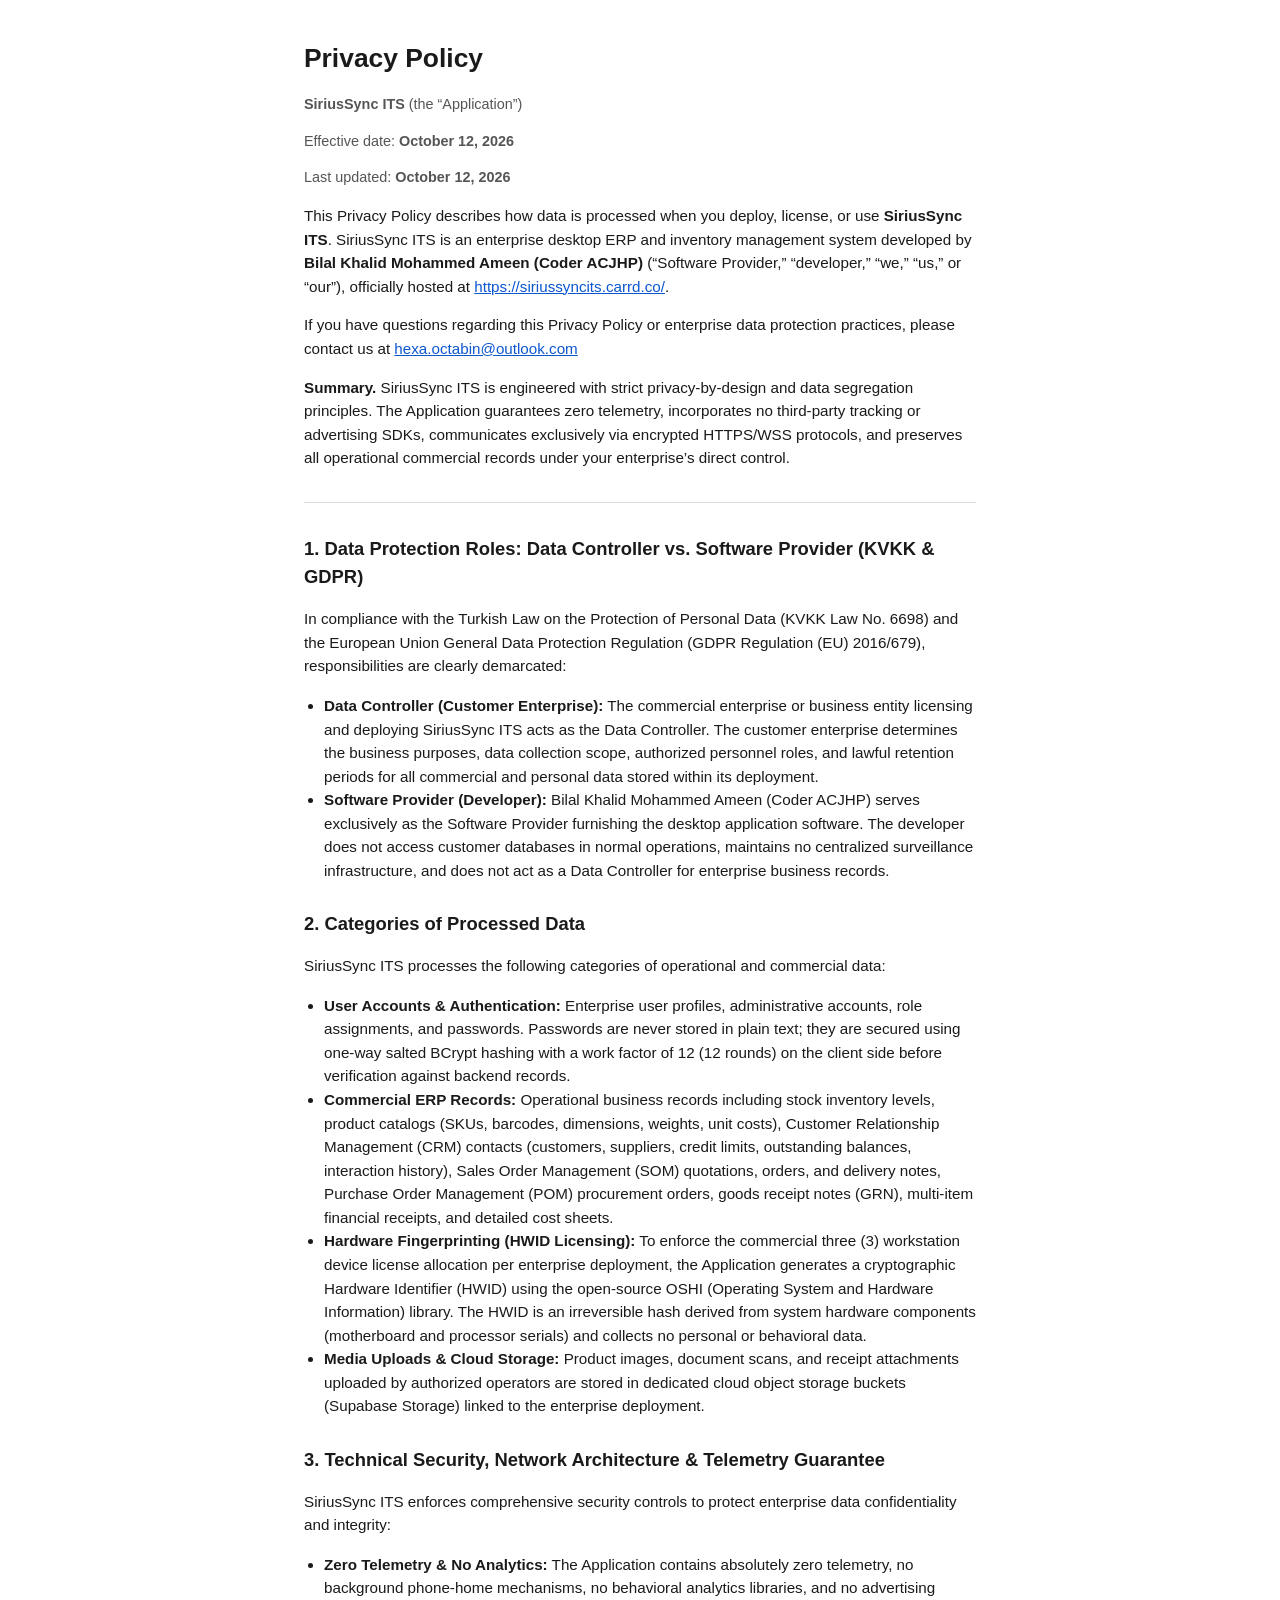
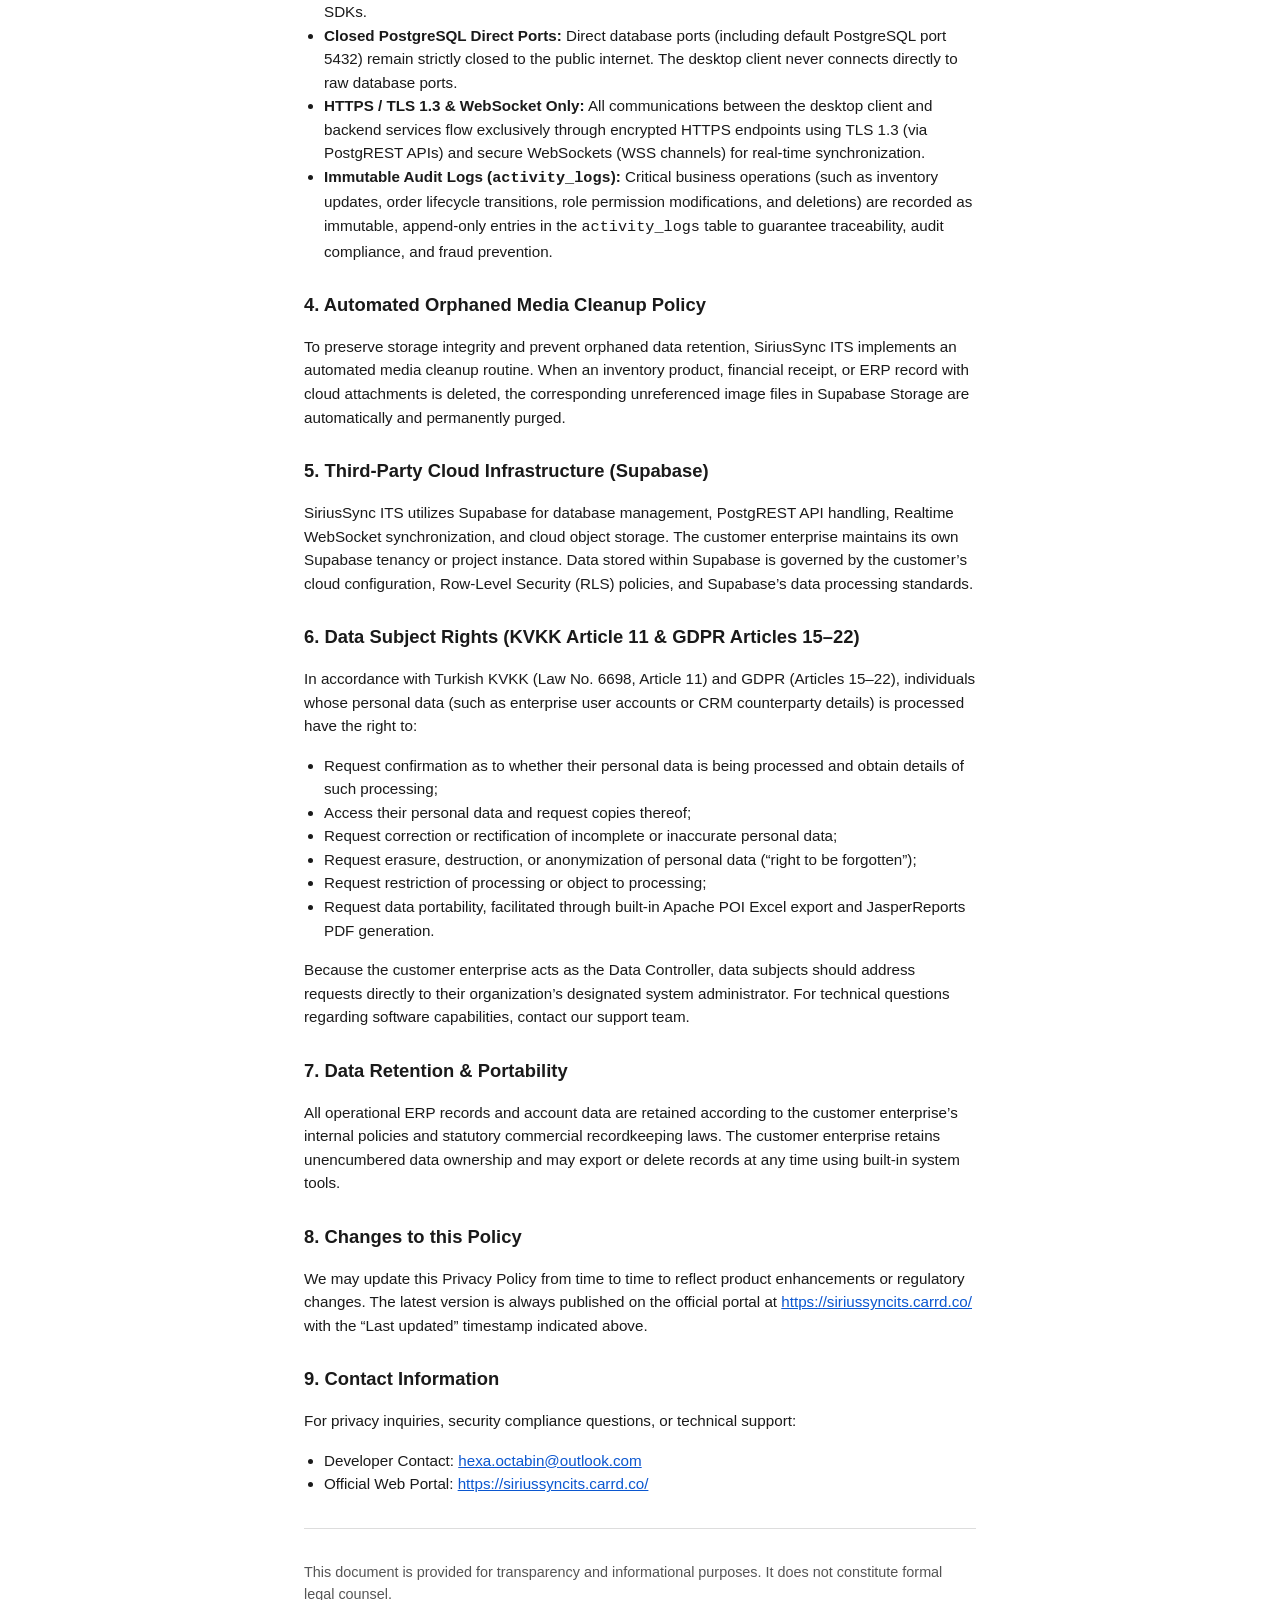
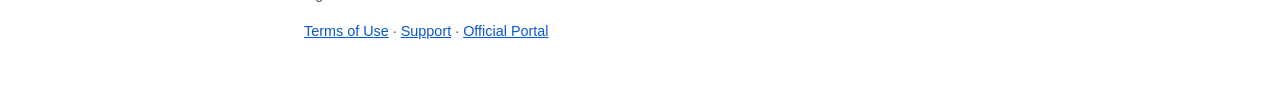
<file: docs/privacy-policy.html>
<!DOCTYPE html>
<html lang="en">
<head>
  <meta charset="utf-8" />
  <meta name="viewport" content="width=device-width, initial-scale=1" />
  <title>Privacy Policy — SiriusSync ITS</title>
  <style>
    :root {
      color-scheme: light dark;
      --text: #1a1a1a;
      --muted: #555;
      --border: #ddd;
      --link: #0b57d0;
    }
    @media (prefers-color-scheme: dark) {
      :root {
        --text: #eee;
        --muted: #aaa;
        --border: #444;
        --link: #8ab4f8;
      }
    }
    body {
      font-family: -apple-system, BlinkMacSystemFont, "Segoe UI", Roboto, Helvetica, Arial, sans-serif;
      line-height: 1.55;
      max-width: 42rem;
      margin: 0 auto;
      padding: 1.25rem 1.5rem 3rem;
      color: var(--text);
    }
    h1 { font-size: 1.65rem; margin-bottom: 0.35rem; }
    h2 { font-size: 1.15rem; margin-top: 1.75rem; }
    p, li { font-size: 0.95rem; }
    .muted { color: var(--muted); font-size: 0.9rem; }
    a { color: var(--link); }
    hr { border: none; border-top: 1px solid var(--border); margin: 2rem 0; }
    ul { padding-left: 1.25rem; }
  </style>
</head>
<body>

  <h1>Privacy Policy</h1>
  <p class="muted"><strong>SiriusSync ITS</strong> (the &ldquo;Application&rdquo;)</p>
  <p class="muted">Effective date: <strong>October 12, 2026</strong></p>
  <p class="muted">Last updated: <strong>October 12, 2026</strong></p>

  <p>
    This Privacy Policy describes how data is processed when you deploy, license, or use <strong>SiriusSync ITS</strong>.
    SiriusSync ITS is an enterprise desktop ERP and inventory management system developed by
    <strong>Bilal Khalid Mohammed Ameen (Coder ACJHP)</strong> (&ldquo;Software Provider,&rdquo; &ldquo;developer,&rdquo; &ldquo;we,&rdquo; &ldquo;us,&rdquo; or &ldquo;our&rdquo;),
    officially hosted at <a href="https://siriussyncits.carrd.co/" target="_blank" rel="noopener noreferrer">https://siriussyncits.carrd.co/</a>.
  </p>

  <p>
    If you have questions regarding this Privacy Policy or enterprise data protection practices, please contact us at
    <a href="mailto:hexa.octabin@outlook.com">hexa.octabin@outlook.com</a>
  </p>

  <p>
    <strong>Summary.</strong> SiriusSync ITS is engineered with strict privacy-by-design and data segregation principles.
    The Application guarantees zero telemetry, incorporates no third-party tracking or advertising SDKs, communicates
    exclusively via encrypted HTTPS/WSS protocols, and preserves all operational commercial records under your enterprise&rsquo;s direct control.
  </p>

  <hr />

  <h2>1. Data Protection Roles: Data Controller vs. Software Provider (KVKK &amp; GDPR)</h2>
  <p>
    In compliance with the Turkish Law on the Protection of Personal Data (KVKK Law No. 6698) and the
    European Union General Data Protection Regulation (GDPR Regulation (EU) 2016/679), responsibilities are clearly demarcated:
  </p>
  <ul>
    <li>
      <strong>Data Controller (Customer Enterprise):</strong> The commercial enterprise or business entity licensing and deploying
      SiriusSync ITS acts as the Data Controller. The customer enterprise determines the business purposes, data collection scope,
      authorized personnel roles, and lawful retention periods for all commercial and personal data stored within its deployment.
    </li>
    <li>
      <strong>Software Provider (Developer):</strong> Bilal Khalid Mohammed Ameen (Coder ACJHP) serves exclusively as the Software Provider
      furnishing the desktop application software. The developer does not access customer databases in normal operations, maintains no
      centralized surveillance infrastructure, and does not act as a Data Controller for enterprise business records.
    </li>
  </ul>

  <h2>2. Categories of Processed Data</h2>
  <p>SiriusSync ITS processes the following categories of operational and commercial data:</p>
  <ul>
    <li>
      <strong>User Accounts &amp; Authentication:</strong> Enterprise user profiles, administrative accounts, role assignments,
      and passwords. Passwords are never stored in plain text; they are secured using one-way salted BCrypt hashing with a work factor of 12
      (12 rounds) on the client side before verification against backend records.
    </li>
    <li>
      <strong>Commercial ERP Records:</strong> Operational business records including stock inventory levels, product catalogs
      (SKUs, barcodes, dimensions, weights, unit costs), Customer Relationship Management (CRM) contacts (customers, suppliers,
      credit limits, outstanding balances, interaction history), Sales Order Management (SOM) quotations, orders, and delivery notes,
      Purchase Order Management (POM) procurement orders, goods receipt notes (GRN), multi-item financial receipts, and detailed cost sheets.
    </li>
    <li>
      <strong>Hardware Fingerprinting (HWID Licensing):</strong> To enforce the commercial three (3) workstation device license
      allocation per enterprise deployment, the Application generates a cryptographic Hardware Identifier (HWID) using the open-source
      OSHI (Operating System and Hardware Information) library. The HWID is an irreversible hash derived from system hardware components
      (motherboard and processor serials) and collects no personal or behavioral data.
    </li>
    <li>
      <strong>Media Uploads &amp; Cloud Storage:</strong> Product images, document scans, and receipt attachments uploaded by
      authorized operators are stored in dedicated cloud object storage buckets (Supabase Storage) linked to the enterprise deployment.
    </li>
  </ul>

  <h2>3. Technical Security, Network Architecture &amp; Telemetry Guarantee</h2>
  <p>
    SiriusSync ITS enforces comprehensive security controls to protect enterprise data confidentiality and integrity:
  </p>
  <ul>
    <li>
      <strong>Zero Telemetry &amp; No Analytics:</strong> The Application contains absolutely zero telemetry, no background
      phone-home mechanisms, no behavioral analytics libraries, and no advertising SDKs.
    </li>
    <li>
      <strong>Closed PostgreSQL Direct Ports:</strong> Direct database ports (including default PostgreSQL port 5432) remain
      strictly closed to the public internet. The desktop client never connects directly to raw database ports.
    </li>
    <li>
      <strong>HTTPS / TLS 1.3 &amp; WebSocket Only:</strong> All communications between the desktop client and backend services
      flow exclusively through encrypted HTTPS endpoints using TLS 1.3 (via PostgREST APIs) and secure WebSockets (WSS channels)
      for real-time synchronization.
    </li>
    <li>
      <strong>Immutable Audit Logs (<code>activity_logs</code>):</strong> Critical business operations (such as inventory updates,
      order lifecycle transitions, role permission modifications, and deletions) are recorded as immutable, append-only entries in
      the <code>activity_logs</code> table to guarantee traceability, audit compliance, and fraud prevention.
    </li>
  </ul>

  <h2>4. Automated Orphaned Media Cleanup Policy</h2>
  <p>
    To preserve storage integrity and prevent orphaned data retention, SiriusSync ITS implements an automated media cleanup
    routine. When an inventory product, financial receipt, or ERP record with cloud attachments is deleted, the corresponding
    unreferenced image files in Supabase Storage are automatically and permanently purged.
  </p>

  <h2>5. Third-Party Cloud Infrastructure (Supabase)</h2>
  <p>
    SiriusSync ITS utilizes Supabase for database management, PostgREST API handling, Realtime WebSocket synchronization,
    and cloud object storage. The customer enterprise maintains its own Supabase tenancy or project instance. Data stored within
    Supabase is governed by the customer&rsquo;s cloud configuration, Row-Level Security (RLS) policies, and Supabase&rsquo;s data
    processing standards.
  </p>

  <h2>6. Data Subject Rights (KVKK Article 11 &amp; GDPR Articles 15–22)</h2>
  <p>
    In accordance with Turkish KVKK (Law No. 6698, Article 11) and GDPR (Articles 15&ndash;22), individuals whose personal data
    (such as enterprise user accounts or CRM counterparty details) is processed have the right to:
  </p>
  <ul>
    <li>Request confirmation as to whether their personal data is being processed and obtain details of such processing;</li>
    <li>Access their personal data and request copies thereof;</li>
    <li>Request correction or rectification of incomplete or inaccurate personal data;</li>
    <li>Request erasure, destruction, or anonymization of personal data (&ldquo;right to be forgotten&rdquo;);</li>
    <li>Request restriction of processing or object to processing;</li>
    <li>Request data portability, facilitated through built-in Apache POI Excel export and JasperReports PDF generation.</li>
  </ul>
  <p>
    Because the customer enterprise acts as the Data Controller, data subjects should address requests directly to their organization&rsquo;s
    designated system administrator. For technical questions regarding software capabilities, contact our support team.
  </p>

  <h2>7. Data Retention &amp; Portability</h2>
  <p>
    All operational ERP records and account data are retained according to the customer enterprise&rsquo;s internal policies and
    statutory commercial recordkeeping laws. The customer enterprise retains unencumbered data ownership and may export or delete
    records at any time using built-in system tools.
  </p>

  <h2>8. Changes to this Policy</h2>
  <p>
    We may update this Privacy Policy from time to time to reflect product enhancements or regulatory changes. The latest version
    is always published on the official portal at <a href="https://siriussyncits.carrd.co/" target="_blank" rel="noopener noreferrer">https://siriussyncits.carrd.co/</a>
    with the &ldquo;Last updated&rdquo; timestamp indicated above.
  </p>

  <h2>9. Contact Information</h2>
  <p>
    For privacy inquiries, security compliance questions, or technical support:
  </p>
  <ul>
    <li>Developer Contact: <a href="mailto:bilal.ameen@siriussync.local">hexa.octabin@outlook.com</a></li>
    <li>Official Web Portal: <a href="https://siriussyncits.carrd.co/" target="_blank" rel="noopener noreferrer">https://siriussyncits.carrd.co/</a></li>
  </ul>

  <hr />
  <p class="muted">
    This document is provided for transparency and informational purposes. It does not constitute formal legal counsel.
  </p>
  <p class="muted">
    <a href="terms-of-use.html">Terms of Use</a> &middot;
    <a href="support.html">Support</a> &middot;
    <a href="https://siriussyncits.carrd.co/" target="_blank" rel="noopener noreferrer">Official Portal</a>
  </p>

</body>
</html>
</file>
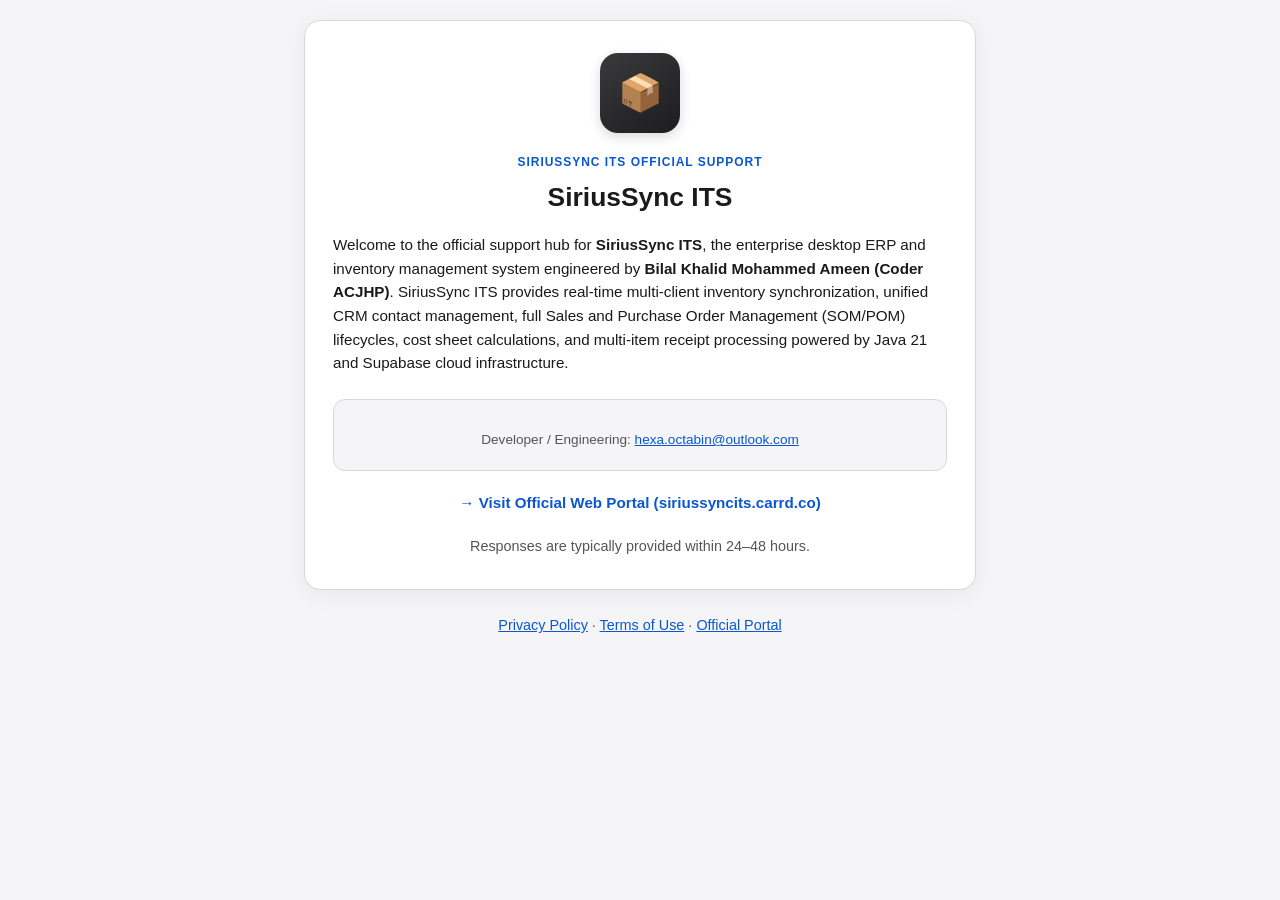
<file: docs/support.html>
<!DOCTYPE html>
<html lang="en">
<head>
  <meta charset="utf-8" />
  <meta name="viewport" content="width=device-width, initial-scale=1" />
  <title>Support — SiriusSync ITS</title>
  <style>
    :root {
      color-scheme: light dark;
      --text: #1a1a1a;
      --muted: #555;
      --border: #d8d8dc;
      --link: #0b57d0;
      --bg-page: #f5f5f7;
      --surface: #ffffff;
      --shadow: 0 4px 24px rgba(0, 0, 0, 0.06);
    }
    @media (prefers-color-scheme: dark) {
      :root {
        --text: #eee;
        --muted: #aaa;
        --border: #3a3a3c;
        --link: #8ab4f8;
        --bg-page: #000000;
        --surface: #1c1c1e;
        --shadow: 0 4px 24px rgba(0, 0, 0, 0.35);
      }
    }
    body {
      font-family: -apple-system, BlinkMacSystemFont, "Segoe UI", Roboto, Helvetica, Arial, sans-serif;
      line-height: 1.55;
      max-width: 42rem;
      margin: 0 auto;
      padding: 1.25rem 1.5rem 3rem;
      color: var(--text);
      background-color: var(--bg-page);
    }
    h1 { font-size: 1.65rem; margin-bottom: 0.35rem; }
    h2 { font-size: 1.15rem; margin-top: 1.75rem; }
    p, li { font-size: 0.95rem; }
    .muted { color: var(--muted); font-size: 0.9rem; }
    a { color: var(--link); }
    hr { border: none; border-top: 1px solid var(--border); margin: 2rem 0; }
    ul { padding-left: 1.25rem; }

    .support-panel {
      background: var(--surface);
      border: 1px solid var(--border);
      border-radius: 16px;
      padding: 2rem 1.75rem;
      box-shadow: var(--shadow);
      text-align: center;
    }
    .app-icon {
      width: 80px;
      height: 80px;
      margin: 0 auto 1.25rem;
      border-radius: 18px;
      display: flex;
      align-items: center;
      justify-content: center;
      font-size: 2.25rem;
      line-height: 1;
      background: linear-gradient(145deg, #3a3a3c, #1c1c1e);
      color: #fff;
      box-shadow: 0 4px 12px rgba(0, 0, 0, 0.15);
    }
    @media (prefers-color-scheme: dark) {
      .app-icon {
        background: linear-gradient(145deg, #48484a, #2c2c2e);
        color: #f2f2f7;
        box-shadow: 0 4px 12px rgba(0, 0, 0, 0.4);
      }
    }
    .app-subtitle {
      display: block;
      font-size: 0.75rem;
      font-weight: 600;
      letter-spacing: 0.08em;
      text-transform: uppercase;
      color: var(--link);
      margin-bottom: 0.35rem;
    }
    .support-panel h1 {
      margin-top: 0;
      margin-bottom: 0.5rem;
    }
    .support-panel .lead {
      text-align: left;
      color: var(--text);
      margin-bottom: 1.5rem;
    }
    .contact-box {
      background: var(--bg-page);
      border: 1px solid var(--border);
      border-radius: 12px;
      padding: 1.25rem;
      text-align: center;
    }
    .contact-label {
      display: block;
      font-size: 0.8rem;
      color: var(--muted);
      margin-bottom: 0.5rem;
      font-weight: 500;
    }
    .email-link {
      font-size: 1.05rem;
      font-weight: 600;
      color: var(--link);
      text-decoration: none;
    }
    .email-link:hover { text-decoration: underline; }
    .footer-note {
      margin-top: 1.25rem;
      margin-bottom: 0;
      font-size: 0.9rem;
      color: var(--muted);
    }
    .doc-footer {
      margin-top: 1.5rem;
      text-align: center;
    }
  </style>
</head>
<body>

  <div class="support-panel">
    <div class="app-icon">&#128230;</div>
    <span class="app-subtitle">SiriusSync ITS Official Support</span>
    <h1>SiriusSync ITS</h1>
    <p class="lead">
      Welcome to the official support hub for <strong>SiriusSync ITS</strong>, the enterprise desktop ERP and inventory management system engineered by <strong>Bilal Khalid Mohammed Ameen (Coder ACJHP)</strong>. SiriusSync ITS provides real-time multi-client inventory synchronization, unified CRM contact management, full Sales and Purchase Order Management (SOM/POM) lifecycles, cost sheet calculations, and multi-item receipt processing powered by Java 21 and Supabase cloud infrastructure.
    </p>
    <div class="contact-box">
      <p style="margin: 0.6rem 0 0; font-size: 0.85rem;" class="muted">
        Developer / Engineering: <a href="mailto:hexa.octabin@outlook.com">hexa.octabin@outlook.com</a>
      </p>
    </div>
    <p style="margin-top: 1.25rem; margin-bottom: 0;">
      <a href="https://siriussyncits.carrd.co/" target="_blank" rel="noopener noreferrer" class="email-link" style="font-size: 0.95rem;">
        &rarr; Visit Official Web Portal (siriussyncits.carrd.co)
      </a>
    </p>
    <p class="footer-note">Responses are typically provided within 24&ndash;48 hours.</p>
  </div>

  <p class="muted doc-footer">
    <a href="privacy-policy.html">Privacy Policy</a> &middot;
    <a href="terms-of-use.html">Terms of Use</a> &middot;
    <a href="https://siriussyncits.carrd.co/" target="_blank" rel="noopener noreferrer">Official Portal</a>
  </p>

</body>
</html>
</file>
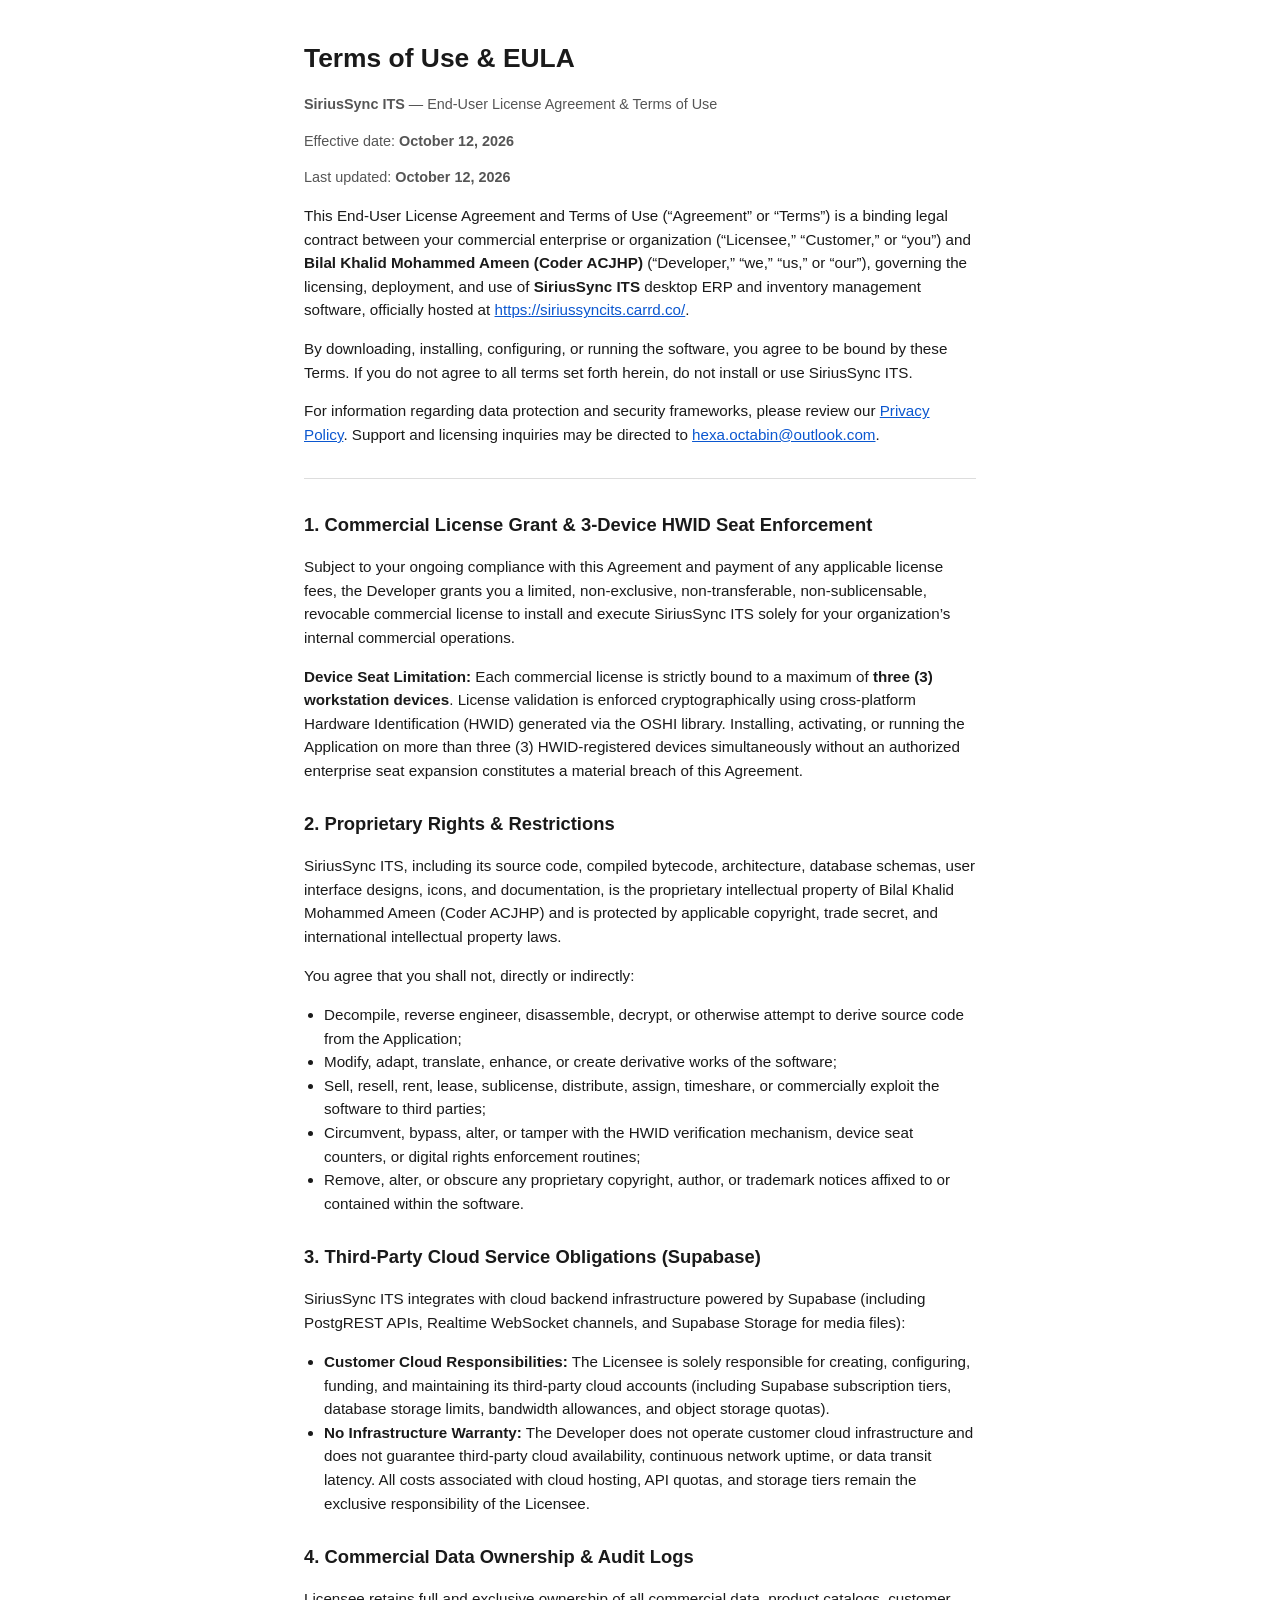
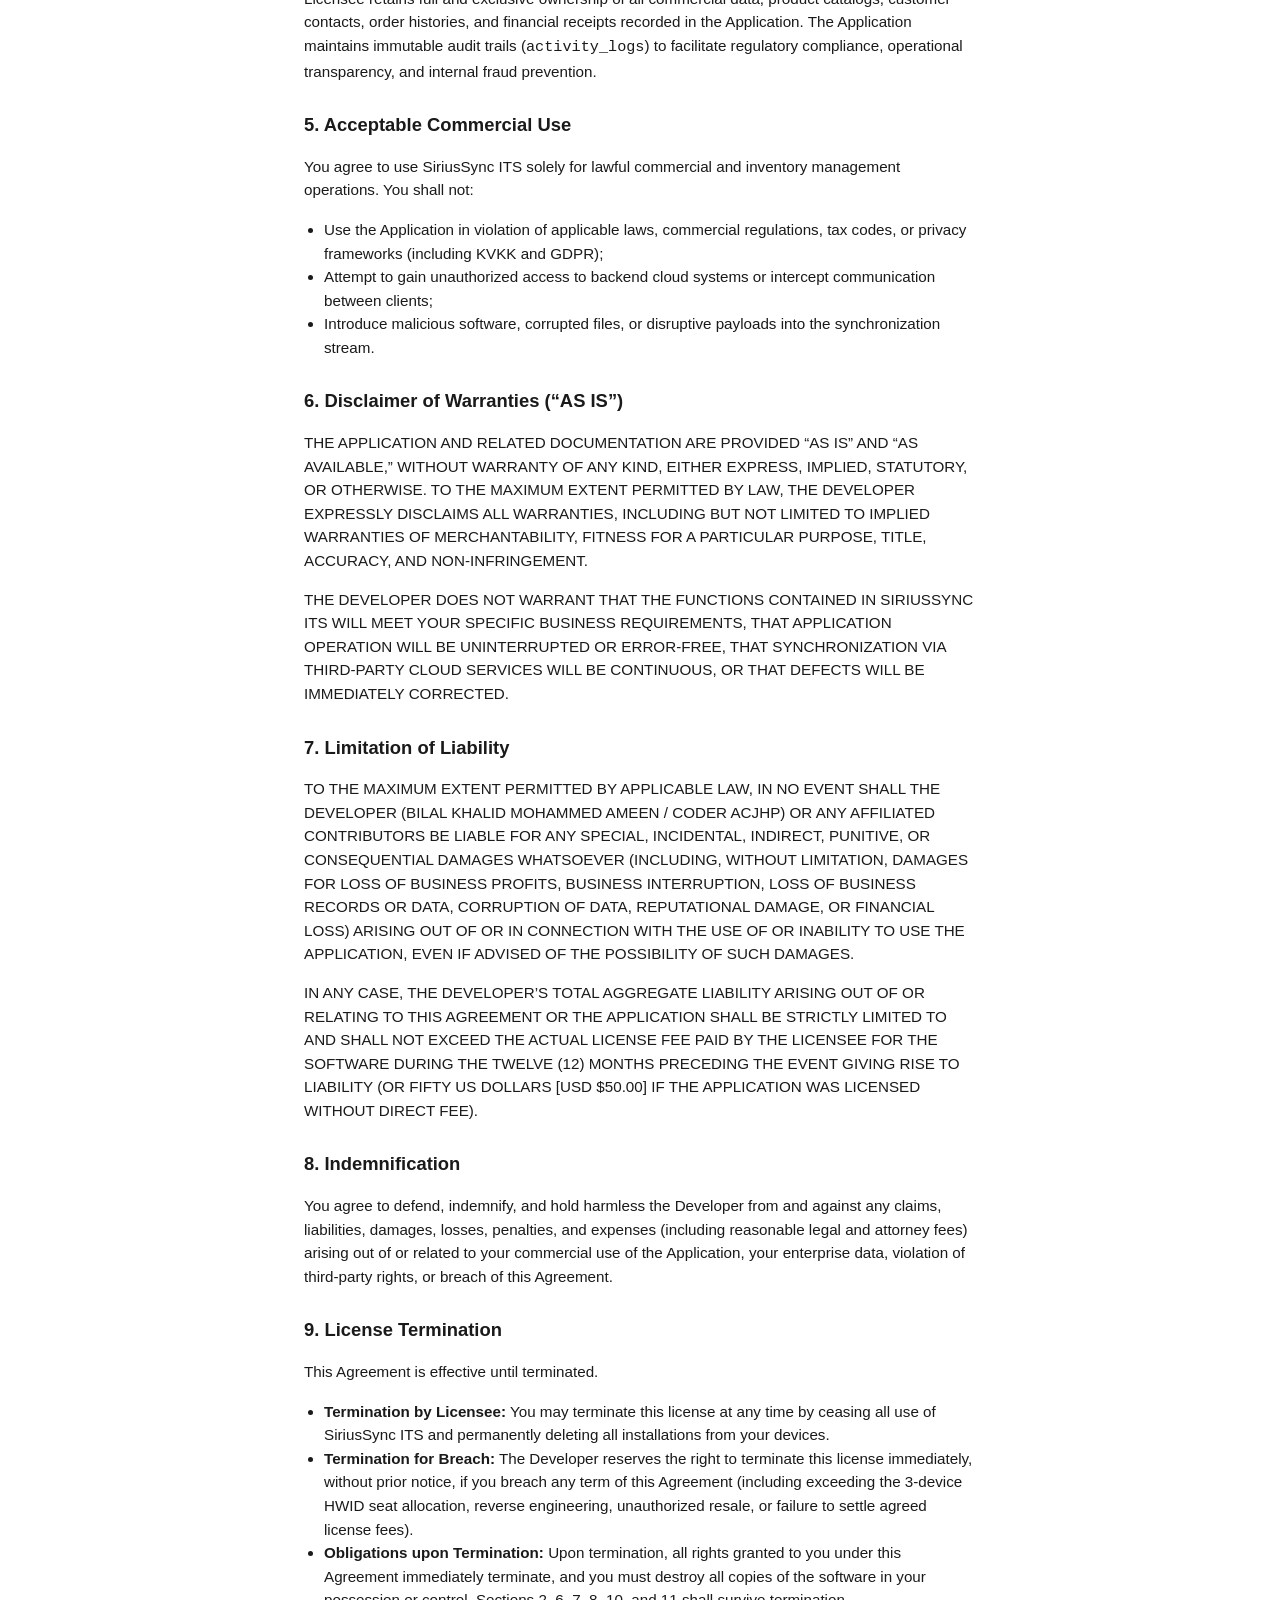
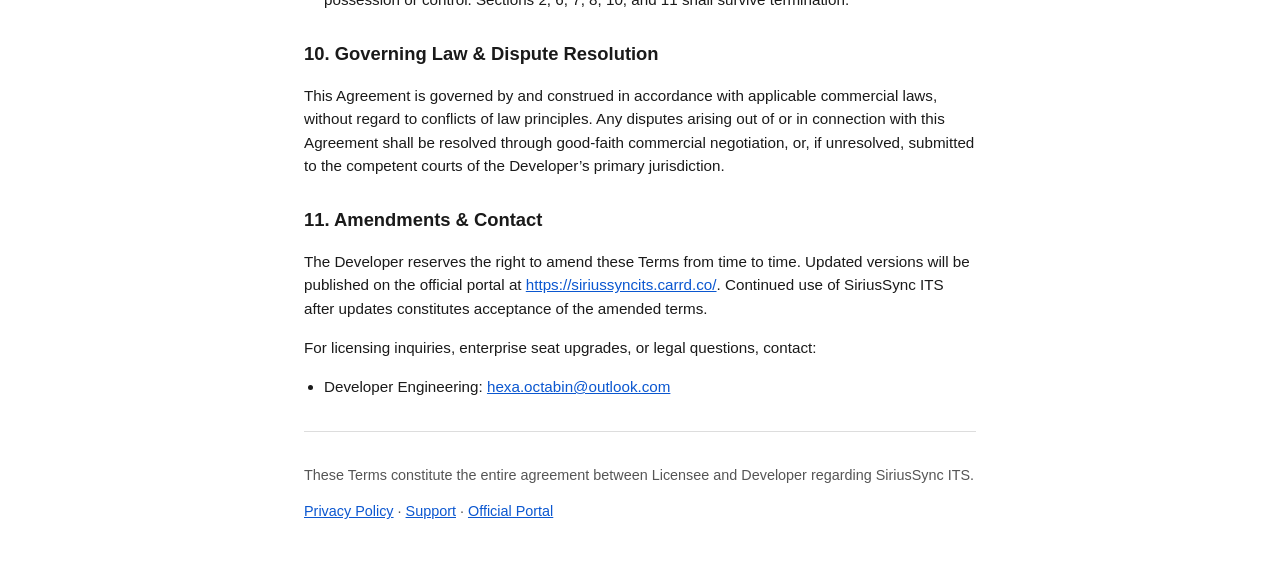
<file: docs/terms-of-use.html>
<!DOCTYPE html>
<html lang="en">
<head>
  <meta charset="utf-8" />
  <meta name="viewport" content="width=device-width, initial-scale=1" />
  <title>Terms of Use &amp; EULA — SiriusSync ITS</title>
  <style>
    :root {
      color-scheme: light dark;
      --text: #1a1a1a;
      --muted: #555;
      --border: #ddd;
      --link: #0b57d0;
    }
    @media (prefers-color-scheme: dark) {
      :root {
        --text: #eee;
        --muted: #aaa;
        --border: #444;
        --link: #8ab4f8;
      }
    }
    body {
      font-family: -apple-system, BlinkMacSystemFont, "Segoe UI", Roboto, Helvetica, Arial, sans-serif;
      line-height: 1.55;
      max-width: 42rem;
      margin: 0 auto;
      padding: 1.25rem 1.5rem 3rem;
      color: var(--text);
    }
    h1 { font-size: 1.65rem; margin-bottom: 0.35rem; }
    h2 { font-size: 1.15rem; margin-top: 1.75rem; }
    p, li { font-size: 0.95rem; }
    .muted { color: var(--muted); font-size: 0.9rem; }
    a { color: var(--link); }
    hr { border: none; border-top: 1px solid var(--border); margin: 2rem 0; }
    ul { padding-left: 1.25rem; }
  </style>
</head>
<body>

  <h1>Terms of Use &amp; EULA</h1>
  <p class="muted"><strong>SiriusSync ITS</strong> &mdash; End-User License Agreement &amp; Terms of Use</p>
  <p class="muted">Effective date: <strong>October 12, 2026</strong></p>
  <p class="muted">Last updated: <strong>October 12, 2026</strong></p>

  <p>
    This End-User License Agreement and Terms of Use (&ldquo;Agreement&rdquo; or &ldquo;Terms&rdquo;) is a binding legal contract
    between your commercial enterprise or organization (&ldquo;Licensee,&rdquo; &ldquo;Customer,&rdquo; or &ldquo;you&rdquo;) and
    <strong>Bilal Khalid Mohammed Ameen (Coder ACJHP)</strong> (&ldquo;Developer,&rdquo; &ldquo;we,&rdquo; &ldquo;us,&rdquo; or &ldquo;our&rdquo;),
    governing the licensing, deployment, and use of <strong>SiriusSync ITS</strong> desktop ERP and inventory management software,
    officially hosted at <a href="https://siriussyncits.carrd.co/" target="_blank" rel="noopener noreferrer">https://siriussyncits.carrd.co/</a>.
  </p>
  <p>
    By downloading, installing, configuring, or running the software, you agree to be bound by these Terms.
    If you do not agree to all terms set forth herein, do not install or use SiriusSync ITS.
  </p>
  <p>
    For information regarding data protection and security frameworks, please review our <a href="privacy-policy.html">Privacy Policy</a>.
    Support and licensing inquiries may be directed to <a href="mailto:hexa.octabin@outlook.com">hexa.octabin@outlook.com</a>.
  </p>

  <hr />

  <h2>1. Commercial License Grant &amp; 3-Device HWID Seat Enforcement</h2>
  <p>
    Subject to your ongoing compliance with this Agreement and payment of any applicable license fees, the Developer grants you
    a limited, non-exclusive, non-transferable, non-sublicensable, revocable commercial license to install and execute SiriusSync ITS
    solely for your organization&rsquo;s internal commercial operations.
  </p>
  <p>
    <strong>Device Seat Limitation:</strong> Each commercial license is strictly bound to a maximum of
    <strong>three (3) workstation devices</strong>. License validation is enforced cryptographically using cross-platform
    Hardware Identification (HWID) generated via the OSHI library. Installing, activating, or running the Application on more than
    three (3) HWID-registered devices simultaneously without an authorized enterprise seat expansion constitutes a material
    breach of this Agreement.
  </p>

  <h2>2. Proprietary Rights &amp; Restrictions</h2>
  <p>
    SiriusSync ITS, including its source code, compiled bytecode, architecture, database schemas, user interface designs,
    icons, and documentation, is the proprietary intellectual property of Bilal Khalid Mohammed Ameen (Coder ACJHP) and is
    protected by applicable copyright, trade secret, and international intellectual property laws.
  </p>
  <p>You agree that you shall not, directly or indirectly:</p>
  <ul>
    <li>Decompile, reverse engineer, disassemble, decrypt, or otherwise attempt to derive source code from the Application;</li>
    <li>Modify, adapt, translate, enhance, or create derivative works of the software;</li>
    <li>Sell, resell, rent, lease, sublicense, distribute, assign, timeshare, or commercially exploit the software to third parties;</li>
    <li>Circumvent, bypass, alter, or tamper with the HWID verification mechanism, device seat counters, or digital rights enforcement routines;</li>
    <li>Remove, alter, or obscure any proprietary copyright, author, or trademark notices affixed to or contained within the software.</li>
  </ul>

  <h2>3. Third-Party Cloud Service Obligations (Supabase)</h2>
  <p>
    SiriusSync ITS integrates with cloud backend infrastructure powered by Supabase (including PostgREST APIs, Realtime WebSocket
    channels, and Supabase Storage for media files):
  </p>
  <ul>
    <li>
      <strong>Customer Cloud Responsibilities:</strong> The Licensee is solely responsible for creating, configuring,
      funding, and maintaining its third-party cloud accounts (including Supabase subscription tiers, database storage limits, bandwidth allowances,
      and object storage quotas).
    </li>
    <li>
      <strong>No Infrastructure Warranty:</strong> The Developer does not operate customer cloud infrastructure and does not
      guarantee third-party cloud availability, continuous network uptime, or data transit latency. All costs associated with
      cloud hosting, API quotas, and storage tiers remain the exclusive responsibility of the Licensee.
    </li>
  </ul>

  <h2>4. Commercial Data Ownership &amp; Audit Logs</h2>
  <p>
    Licensee retains full and exclusive ownership of all commercial data, product catalogs, customer contacts, order histories,
    and financial receipts recorded in the Application. The Application maintains immutable audit trails (<code>activity_logs</code>)
    to facilitate regulatory compliance, operational transparency, and internal fraud prevention.
  </p>

  <h2>5. Acceptable Commercial Use</h2>
  <p>You agree to use SiriusSync ITS solely for lawful commercial and inventory management operations. You shall not:</p>
  <ul>
    <li>Use the Application in violation of applicable laws, commercial regulations, tax codes, or privacy frameworks (including KVKK and GDPR);</li>
    <li>Attempt to gain unauthorized access to backend cloud systems or intercept communication between clients;</li>
    <li>Introduce malicious software, corrupted files, or disruptive payloads into the synchronization stream.</li>
  </ul>

  <h2>6. Disclaimer of Warranties (&ldquo;AS IS&rdquo;)</h2>
  <p>
    THE APPLICATION AND RELATED DOCUMENTATION ARE PROVIDED &ldquo;AS IS&rdquo; AND &ldquo;AS AVAILABLE,&rdquo;
    WITHOUT WARRANTY OF ANY KIND, EITHER EXPRESS, IMPLIED, STATUTORY, OR OTHERWISE. TO THE MAXIMUM EXTENT PERMITTED BY LAW,
    THE DEVELOPER EXPRESSLY DISCLAIMS ALL WARRANTIES, INCLUDING BUT NOT LIMITED TO IMPLIED WARRANTIES OF MERCHANTABILITY,
    FITNESS FOR A PARTICULAR PURPOSE, TITLE, ACCURACY, AND NON-INFRINGEMENT.
  </p>
  <p>
    THE DEVELOPER DOES NOT WARRANT THAT THE FUNCTIONS CONTAINED IN SIRIUSSYNC ITS WILL MEET YOUR SPECIFIC BUSINESS REQUIREMENTS,
    THAT APPLICATION OPERATION WILL BE UNINTERRUPTED OR ERROR-FREE, THAT SYNCHRONIZATION VIA THIRD-PARTY CLOUD SERVICES
    WILL BE CONTINUOUS, OR THAT DEFECTS WILL BE IMMEDIATELY CORRECTED.
  </p>

  <h2>7. Limitation of Liability</h2>
  <p>
    TO THE MAXIMUM EXTENT PERMITTED BY APPLICABLE LAW, IN NO EVENT SHALL THE DEVELOPER (BILAL KHALID MOHAMMED AMEEN / CODER ACJHP)
    OR ANY AFFILIATED CONTRIBUTORS BE LIABLE FOR ANY SPECIAL, INCIDENTAL, INDIRECT, PUNITIVE, OR CONSEQUENTIAL DAMAGES WHATSOEVER
    (INCLUDING, WITHOUT LIMITATION, DAMAGES FOR LOSS OF BUSINESS PROFITS, BUSINESS INTERRUPTION, LOSS OF BUSINESS RECORDS OR DATA,
    CORRUPTION OF DATA, REPUTATIONAL DAMAGE, OR FINANCIAL LOSS) ARISING OUT OF OR IN CONNECTION WITH THE USE OF OR INABILITY TO USE
    THE APPLICATION, EVEN IF ADVISED OF THE POSSIBILITY OF SUCH DAMAGES.
  </p>
  <p>
    IN ANY CASE, THE DEVELOPER&rsquo;S TOTAL AGGREGATE LIABILITY ARISING OUT OF OR RELATING TO THIS AGREEMENT OR THE APPLICATION
    SHALL BE STRICTLY LIMITED TO AND SHALL NOT EXCEED THE ACTUAL LICENSE FEE PAID BY THE LICENSEE FOR THE SOFTWARE DURING THE
    TWELVE (12) MONTHS PRECEDING THE EVENT GIVING RISE TO LIABILITY (OR FIFTY US DOLLARS [USD $50.00] IF THE APPLICATION WAS
    LICENSED WITHOUT DIRECT FEE).
  </p>

  <h2>8. Indemnification</h2>
  <p>
    You agree to defend, indemnify, and hold harmless the Developer from and against any claims, liabilities, damages, losses,
    penalties, and expenses (including reasonable legal and attorney fees) arising out of or related to your commercial use of the
    Application, your enterprise data, violation of third-party rights, or breach of this Agreement.
  </p>

  <h2>9. License Termination</h2>
  <p>
    This Agreement is effective until terminated.
  </p>
  <ul>
    <li>
      <strong>Termination by Licensee:</strong> You may terminate this license at any time by ceasing all use of SiriusSync ITS
      and permanently deleting all installations from your devices.
    </li>
    <li>
      <strong>Termination for Breach:</strong> The Developer reserves the right to terminate this license immediately, without prior notice,
      if you breach any term of this Agreement (including exceeding the 3-device HWID seat allocation, reverse engineering, unauthorized
      resale, or failure to settle agreed license fees).
    </li>
    <li>
      <strong>Obligations upon Termination:</strong> Upon termination, all rights granted to you under this Agreement immediately terminate,
      and you must destroy all copies of the software in your possession or control. Sections 2, 6, 7, 8, 10, and 11 shall survive termination.
    </li>
  </ul>

  <h2>10. Governing Law &amp; Dispute Resolution</h2>
  <p>
    This Agreement is governed by and construed in accordance with applicable commercial laws, without regard to conflicts of law
    principles. Any disputes arising out of or in connection with this Agreement shall be resolved through good-faith commercial
    negotiation, or, if unresolved, submitted to the competent courts of the Developer&rsquo;s primary jurisdiction.
  </p>

  <h2>11. Amendments &amp; Contact</h2>
  <p>
    The Developer reserves the right to amend these Terms from time to time. Updated versions will be published on the official
    portal at <a href="https://siriussyncits.carrd.co/" target="_blank" rel="noopener noreferrer">https://siriussyncits.carrd.co/</a>.
    Continued use of SiriusSync ITS after updates constitutes acceptance of the amended terms.
  </p>
  <p>
    For licensing inquiries, enterprise seat upgrades, or legal questions, contact:
  </p>
  <ul>
    <li>Developer Engineering: <a href="mailto:hexa.octabin@outlook.com">hexa.octabin@outlook.com</a></li>
  </ul>

  <hr />
  <p class="muted">
    These Terms constitute the entire agreement between Licensee and Developer regarding SiriusSync ITS.
  </p>
  <p class="muted">
    <a href="privacy-policy.html">Privacy Policy</a> &middot;
    <a href="support.html">Support</a> &middot;
    <a href="https://siriussyncits.carrd.co/" target="_blank" rel="noopener noreferrer">Official Portal</a>
  </p>

</body>
</html>
</file>
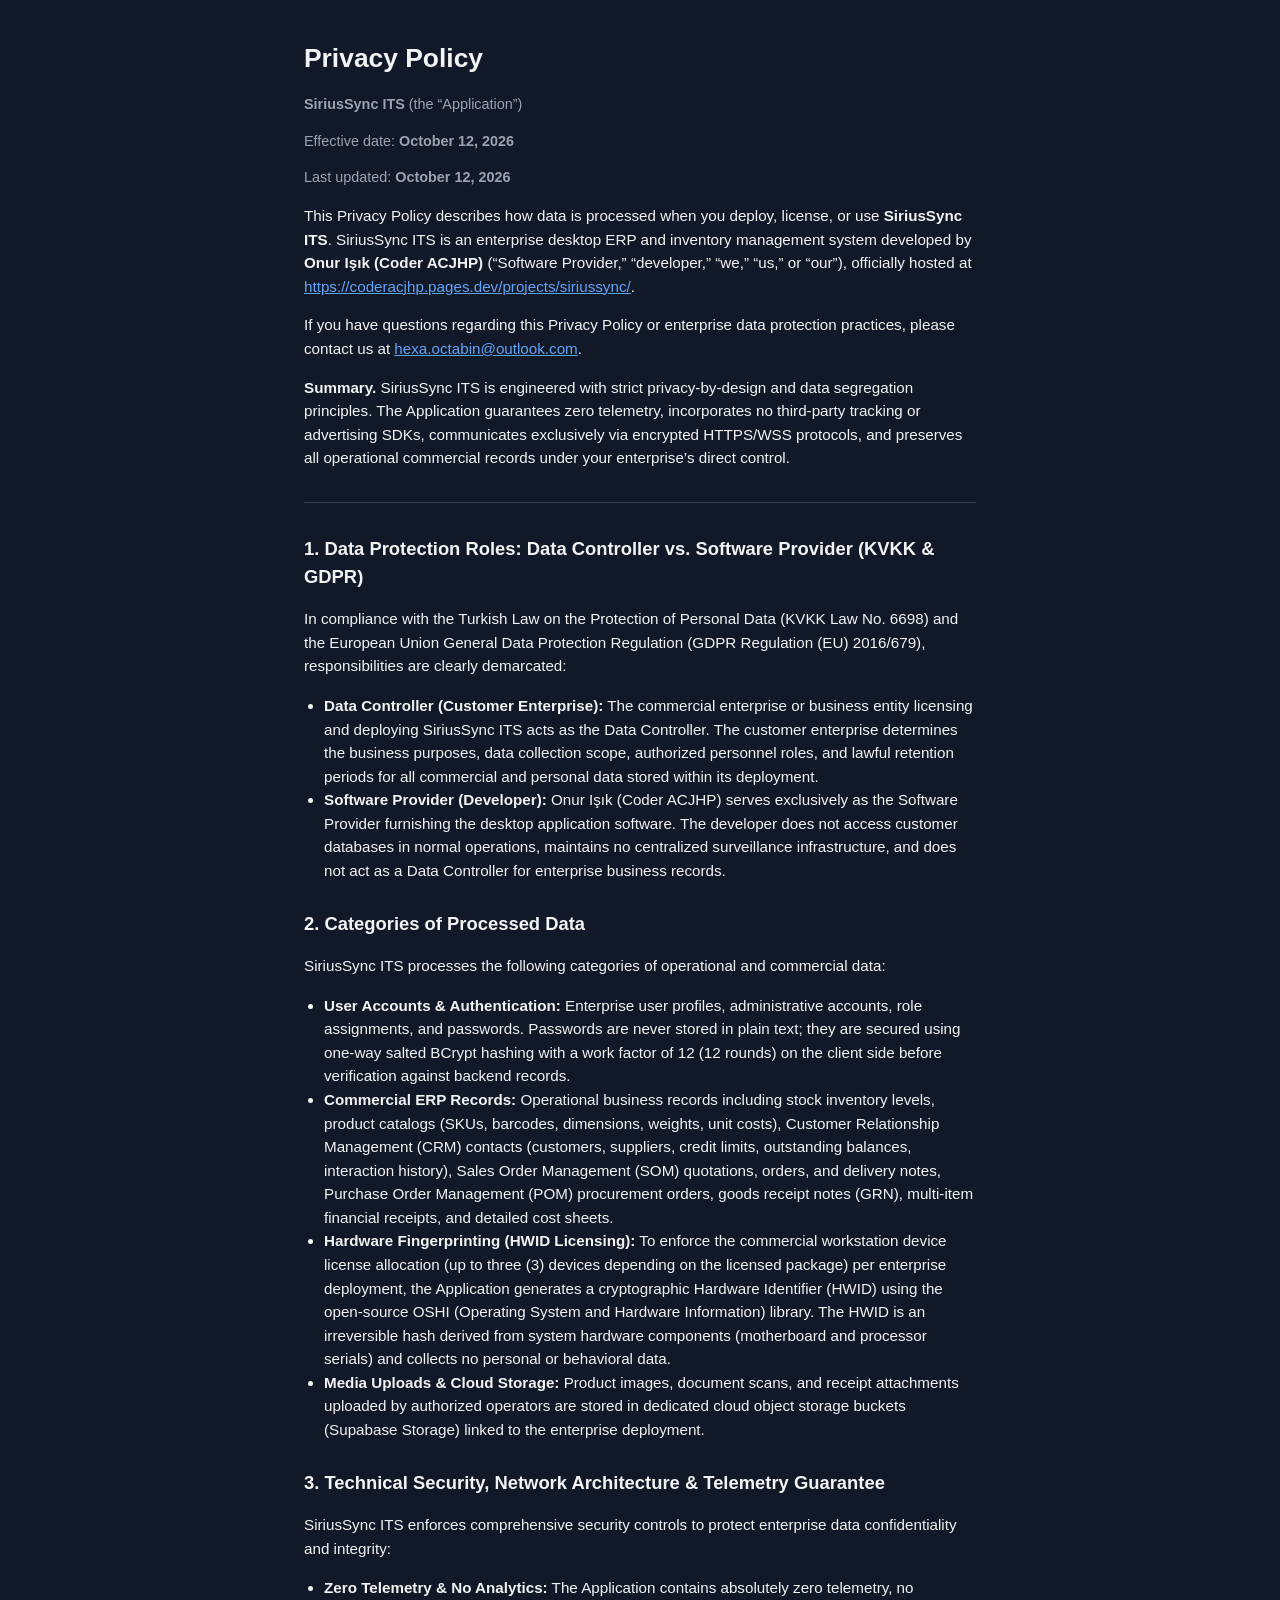
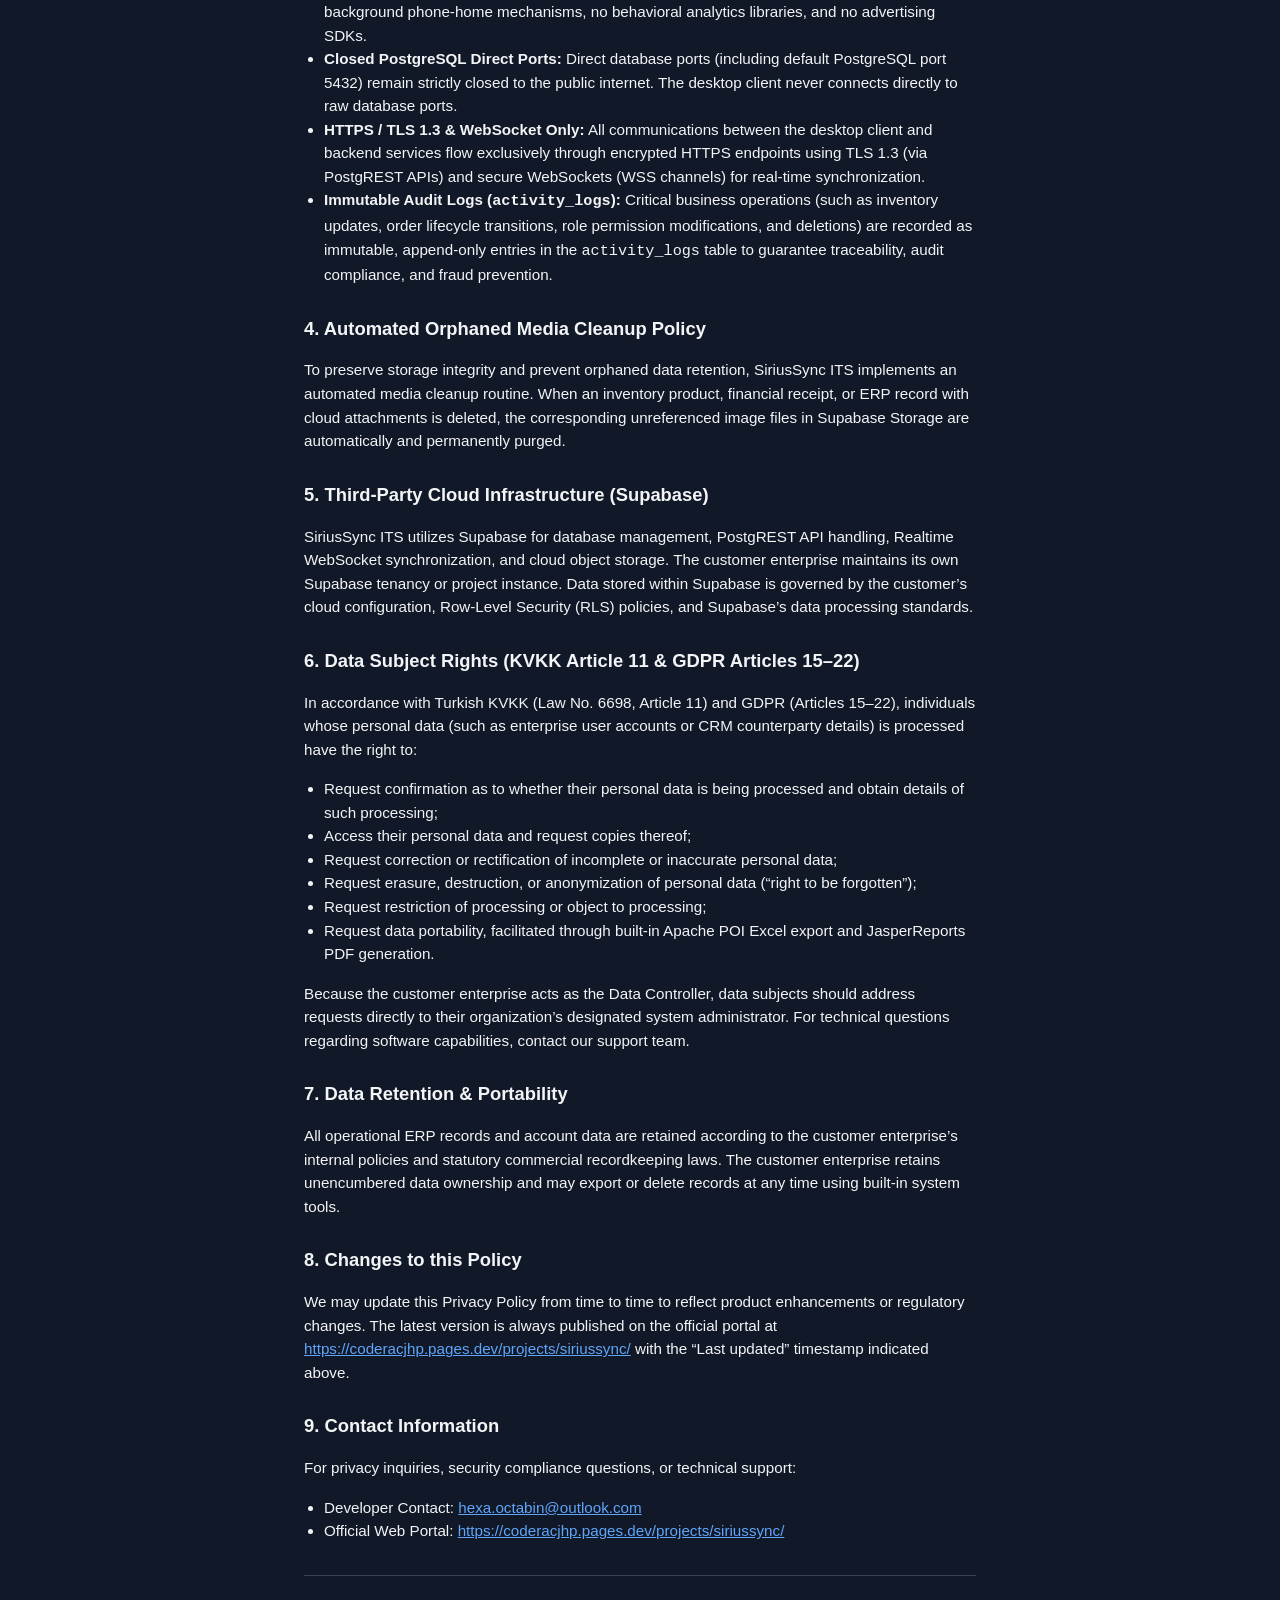
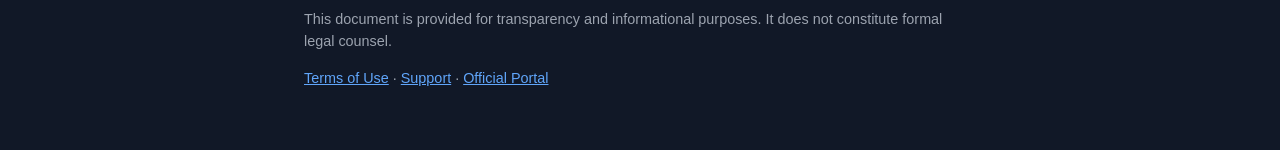
<file: projects/siriussync/privacy-policy.html>
<!DOCTYPE html>
<html lang="en">

<head>
  <meta charset="utf-8" />
  <meta name="viewport" content="width=device-width, initial-scale=1" />
  <title>Privacy Policy — SiriusSync ITS</title>
  <link rel="stylesheet" href="../../assets/css/style.css" />
</head>

<body class="doc-page">

  <h1>Privacy Policy</h1>
  <p class="muted"><strong>SiriusSync ITS</strong> (the &ldquo;Application&rdquo;)</p>
  <p class="muted">Effective date: <strong>October 12, 2026</strong></p>
  <p class="muted">Last updated: <strong>October 12, 2026</strong></p>

  <p>
    This Privacy Policy describes how data is processed when you deploy, license, or use <strong>SiriusSync
      ITS</strong>.
    SiriusSync ITS is an enterprise desktop ERP and inventory management system developed by
    <strong>Onur Işık (Coder ACJHP)</strong> (&ldquo;Software Provider,&rdquo;
    &ldquo;developer,&rdquo; &ldquo;we,&rdquo; &ldquo;us,&rdquo; or &ldquo;our&rdquo;),
    officially hosted at <a href="https://coderacjhp.pages.dev/projects/siriussync/" target="_blank"
      rel="noopener noreferrer">https://coderacjhp.pages.dev/projects/siriussync/</a>.
  </p>

  <p>
    If you have questions regarding this Privacy Policy or enterprise data protection practices, please contact us at
    <a href="mailto:hexa.octabin@outlook.com">hexa.octabin@outlook.com</a>.
  </p>

  <p>
    <strong>Summary.</strong> SiriusSync ITS is engineered with strict privacy-by-design and data segregation
    principles.
    The Application guarantees zero telemetry, incorporates no third-party tracking or advertising SDKs, communicates
    exclusively via encrypted HTTPS/WSS protocols, and preserves all operational commercial records under your
    enterprise&rsquo;s direct control.
  </p>

  <hr />

  <h2>1. Data Protection Roles: Data Controller vs. Software Provider (KVKK &amp; GDPR)</h2>
  <p>
    In compliance with the Turkish Law on the Protection of Personal Data (KVKK Law No. 6698) and the
    European Union General Data Protection Regulation (GDPR Regulation (EU) 2016/679), responsibilities are clearly
    demarcated:
  </p>
  <ul>
    <li>
      <strong>Data Controller (Customer Enterprise):</strong> The commercial enterprise or business entity licensing and
      deploying
      SiriusSync ITS acts as the Data Controller. The customer enterprise determines the business purposes, data
      collection scope,
      authorized personnel roles, and lawful retention periods for all commercial and personal data stored within its
      deployment.
    </li>
    <li>
      <strong>Software Provider (Developer):</strong> Onur Işık (Coder ACJHP) serves exclusively as
      the Software Provider
      furnishing the desktop application software. The developer does not access customer databases in normal
      operations, maintains no
      centralized surveillance infrastructure, and does not act as a Data Controller for enterprise business records.
    </li>
  </ul>

  <h2>2. Categories of Processed Data</h2>
  <p>SiriusSync ITS processes the following categories of operational and commercial data:</p>
  <ul>
    <li>
      <strong>User Accounts &amp; Authentication:</strong> Enterprise user profiles, administrative accounts, role
      assignments,
      and passwords. Passwords are never stored in plain text; they are secured using one-way salted BCrypt hashing with
      a work factor of 12
      (12 rounds) on the client side before verification against backend records.
    </li>
    <li>
      <strong>Commercial ERP Records:</strong> Operational business records including stock inventory levels, product
      catalogs
      (SKUs, barcodes, dimensions, weights, unit costs), Customer Relationship Management (CRM) contacts (customers,
      suppliers,
      credit limits, outstanding balances, interaction history), Sales Order Management (SOM) quotations, orders, and
      delivery notes,
      Purchase Order Management (POM) procurement orders, goods receipt notes (GRN), multi-item financial receipts, and
      detailed cost sheets.
    </li>
    <li>
      <strong>Hardware Fingerprinting (HWID Licensing):</strong> To enforce the commercial workstation device
      license allocation (up to three (3) devices depending on the licensed package) per enterprise deployment, the Application generates a cryptographic Hardware Identifier (HWID) using
      the open-source
      OSHI (Operating System and Hardware Information) library. The HWID is an irreversible hash derived from system
      hardware components
      (motherboard and processor serials) and collects no personal or behavioral data.
    </li>
    <li>
      <strong>Media Uploads &amp; Cloud Storage:</strong> Product images, document scans, and receipt attachments
      uploaded by
      authorized operators are stored in dedicated cloud object storage buckets (Supabase Storage) linked to the
      enterprise deployment.
    </li>
  </ul>

  <h2>3. Technical Security, Network Architecture &amp; Telemetry Guarantee</h2>
  <p>
    SiriusSync ITS enforces comprehensive security controls to protect enterprise data confidentiality and integrity:
  </p>
  <ul>
    <li>
      <strong>Zero Telemetry &amp; No Analytics:</strong> The Application contains absolutely zero telemetry, no
      background
      phone-home mechanisms, no behavioral analytics libraries, and no advertising SDKs.
    </li>
    <li>
      <strong>Closed PostgreSQL Direct Ports:</strong> Direct database ports (including default PostgreSQL port 5432)
      remain
      strictly closed to the public internet. The desktop client never connects directly to raw database ports.
    </li>
    <li>
      <strong>HTTPS / TLS 1.3 &amp; WebSocket Only:</strong> All communications between the desktop client and backend
      services
      flow exclusively through encrypted HTTPS endpoints using TLS 1.3 (via PostgREST APIs) and secure WebSockets (WSS
      channels)
      for real-time synchronization.
    </li>
    <li>
      <strong>Immutable Audit Logs (<code>activity_logs</code>):</strong> Critical business operations (such as
      inventory updates,
      order lifecycle transitions, role permission modifications, and deletions) are recorded as immutable, append-only
      entries in
      the <code>activity_logs</code> table to guarantee traceability, audit compliance, and fraud prevention.
    </li>
  </ul>

  <h2>4. Automated Orphaned Media Cleanup Policy</h2>
  <p>
    To preserve storage integrity and prevent orphaned data retention, SiriusSync ITS implements an automated media
    cleanup
    routine. When an inventory product, financial receipt, or ERP record with cloud attachments is deleted, the
    corresponding
    unreferenced image files in Supabase Storage are automatically and permanently purged.
  </p>

  <h2>5. Third-Party Cloud Infrastructure (Supabase)</h2>
  <p>
    SiriusSync ITS utilizes Supabase for database management, PostgREST API handling, Realtime WebSocket
    synchronization,
    and cloud object storage. The customer enterprise maintains its own Supabase tenancy or project instance. Data
    stored within
    Supabase is governed by the customer&rsquo;s cloud configuration, Row-Level Security (RLS) policies, and
    Supabase&rsquo;s data
    processing standards.
  </p>

  <h2>6. Data Subject Rights (KVKK Article 11 &amp; GDPR Articles 15–22)</h2>
  <p>
    In accordance with Turkish KVKK (Law No. 6698, Article 11) and GDPR (Articles 15&ndash;22), individuals whose
    personal data
    (such as enterprise user accounts or CRM counterparty details) is processed have the right to:
  </p>
  <ul>
    <li>Request confirmation as to whether their personal data is being processed and obtain details of such processing;
    </li>
    <li>Access their personal data and request copies thereof;</li>
    <li>Request correction or rectification of incomplete or inaccurate personal data;</li>
    <li>Request erasure, destruction, or anonymization of personal data (&ldquo;right to be forgotten&rdquo;);</li>
    <li>Request restriction of processing or object to processing;</li>
    <li>Request data portability, facilitated through built-in Apache POI Excel export and JasperReports PDF generation.
    </li>
  </ul>
  <p>
    Because the customer enterprise acts as the Data Controller, data subjects should address requests directly to their
    organization&rsquo;s
    designated system administrator. For technical questions regarding software capabilities, contact our support team.
  </p>

  <h2>7. Data Retention &amp; Portability</h2>
  <p>
    All operational ERP records and account data are retained according to the customer enterprise&rsquo;s internal
    policies and
    statutory commercial recordkeeping laws. The customer enterprise retains unencumbered data ownership and may export
    or delete
    records at any time using built-in system tools.
  </p>

  <h2>8. Changes to this Policy</h2>
  <p>
    We may update this Privacy Policy from time to time to reflect product enhancements or regulatory changes. The
    latest version
    is always published on the official portal at <a href="https://coderacjhp.pages.dev/projects/siriussync/"
      target="_blank" rel="noopener noreferrer">https://coderacjhp.pages.dev/projects/siriussync/</a>
    with the &ldquo;Last updated&rdquo; timestamp indicated above.
  </p>

  <h2>9. Contact Information</h2>
  <p>
    For privacy inquiries, security compliance questions, or technical support:
  </p>
  <ul>
    <li>Developer Contact: <a href="mailto:hexa.octabin@outlook.com">hexa.octabin@outlook.com</a></li>
    <li>Official Web Portal: <a href="https://coderacjhp.pages.dev/projects/siriussync/" target="_blank"
        rel="noopener noreferrer">https://coderacjhp.pages.dev/projects/siriussync/</a></li>
  </ul>

  <hr />
  <p class="muted">
    This document is provided for transparency and informational purposes. It does not constitute formal legal counsel.
  </p>
  <p class="muted">
    <a href="terms-of-use.html">Terms of Use</a> &middot;
    <a href="support.html">Support</a> &middot;
    <a href="index.html">Official Portal</a>
  </p>

</body>

</html>
</file>
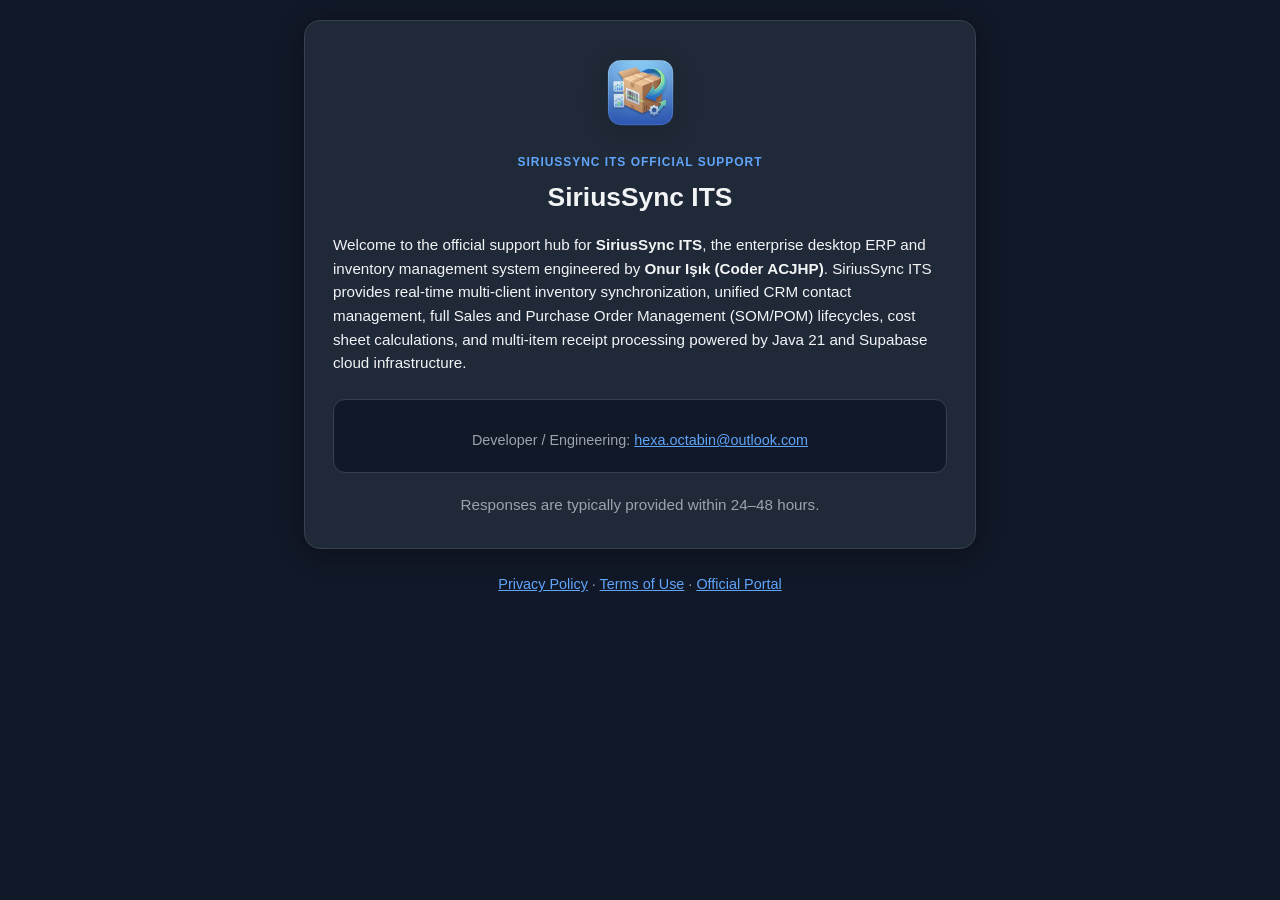
<file: projects/siriussync/support.html>
<!DOCTYPE html>
<html lang="en">

<head>
  <meta charset="utf-8" />
  <meta name="viewport" content="width=device-width, initial-scale=1" />
  <title>Support — SiriusSync ITS</title>
  <link rel="stylesheet" href="../../assets/css/style.css" />
</head>

<body class="doc-page">

  <div class="support-panel">
    <div class="app-icon">
      <img src="../../assets/images/siriussyncAppIcon.png" alt="SiriusSync ITS" />
    </div>
    <span class="app-subtitle">SiriusSync ITS Official Support</span>
    <h1>SiriusSync ITS</h1>
    <p class="lead">
      Welcome to the official support hub for <strong>SiriusSync ITS</strong>, the enterprise desktop ERP and inventory
      management system engineered by <strong>Onur Işık (Coder ACJHP)</strong>. SiriusSync ITS
      provides real-time multi-client inventory synchronization, unified CRM contact management, full Sales and Purchase
      Order Management (SOM/POM) lifecycles, cost sheet calculations, and multi-item receipt processing powered by Java
      21 and Supabase cloud infrastructure.
    </p>
    <div class="contact-box">
      <p class="muted">
        Developer / Engineering: <a href="mailto:hexa.octabin@outlook.com">hexa.octabin@outlook.com</a>
      </p>
    </div>
    <p class="footer-note">Responses are typically provided within 24&ndash;48 hours.</p>
  </div>

  <p class="muted doc-footer">
    <a href="privacy-policy.html">Privacy Policy</a> &middot;
    <a href="terms-of-use.html">Terms of Use</a> &middot;
    <a href="index.html">Official Portal</a>
  </p>

</body>

</html>
</file>
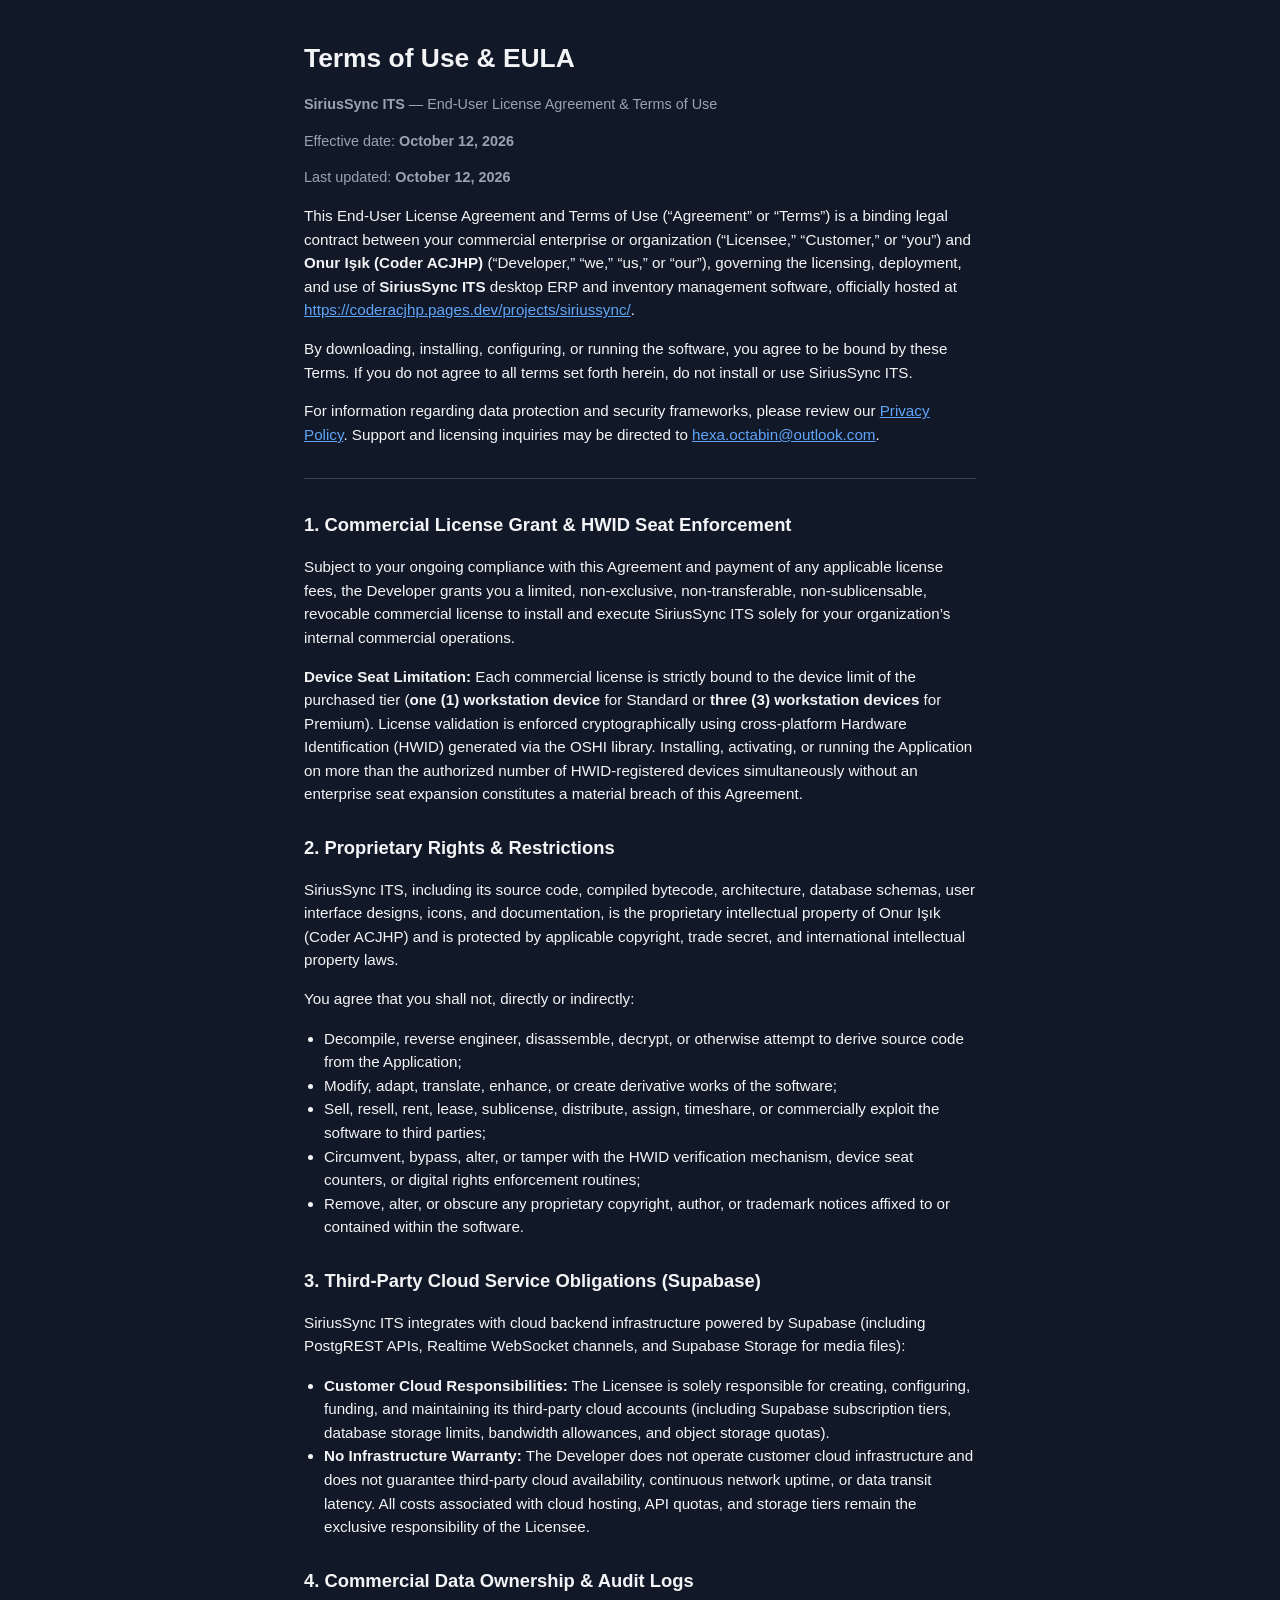
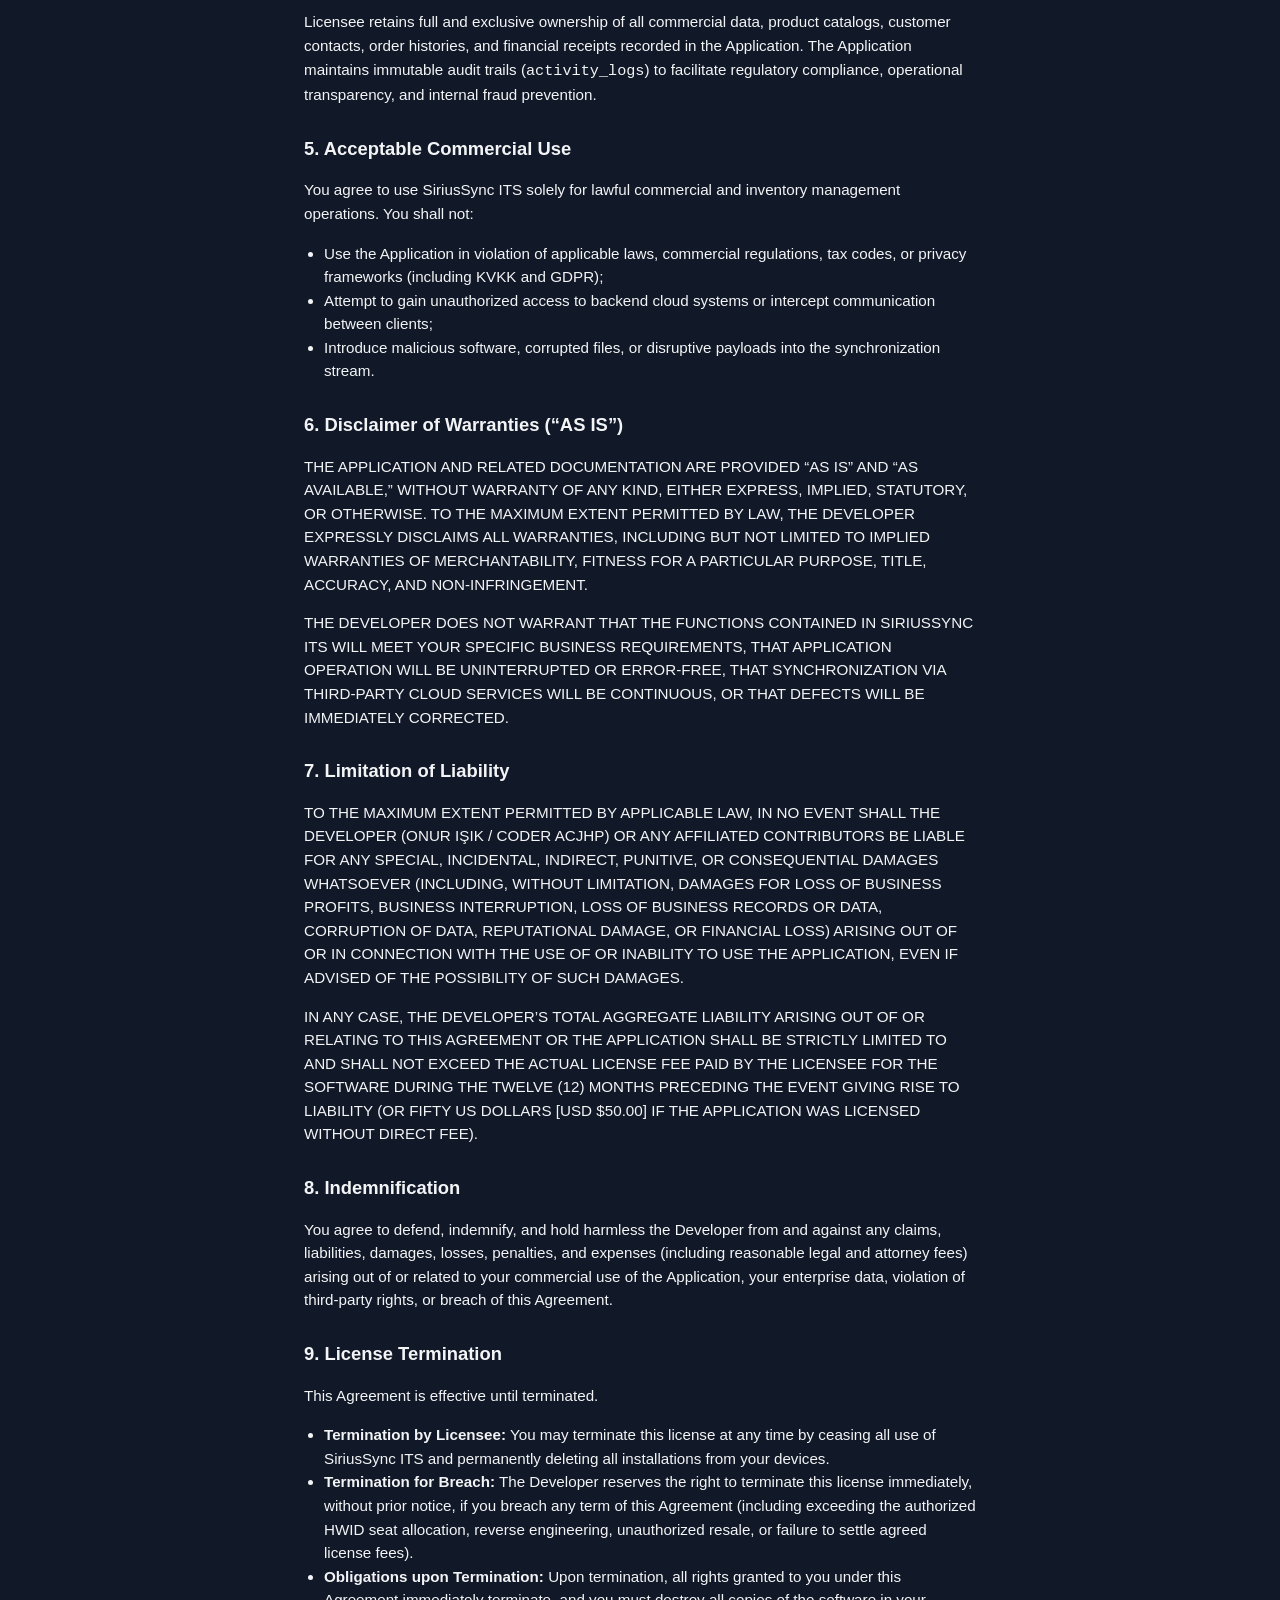
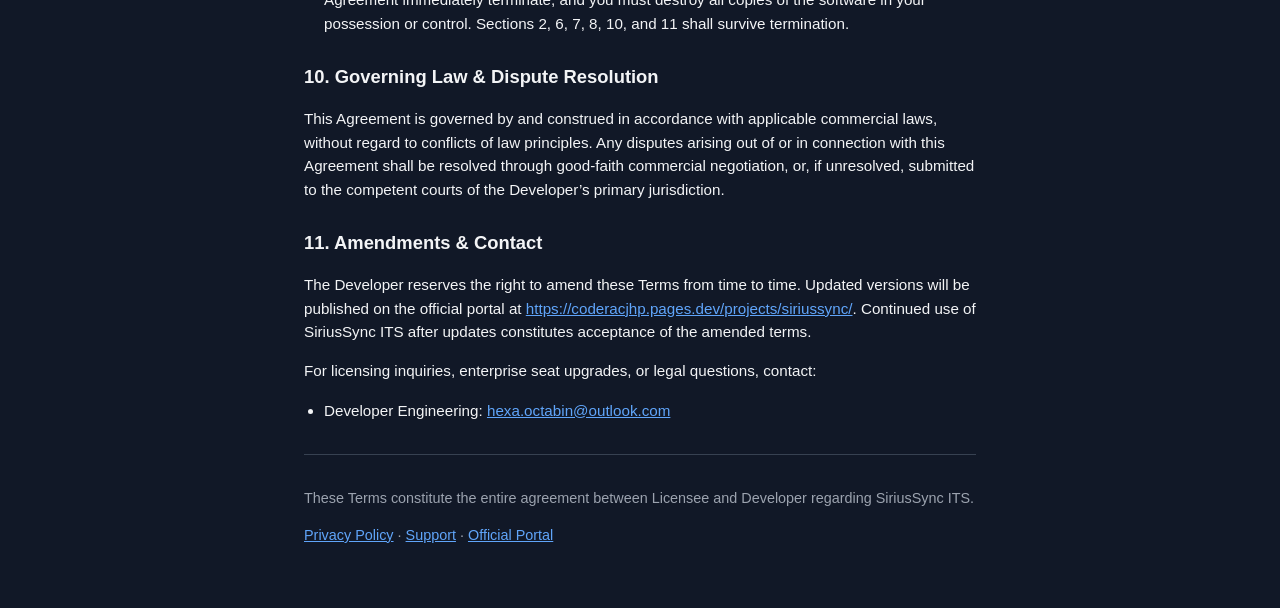
<file: projects/siriussync/terms-of-use.html>
<!DOCTYPE html>
<html lang="en">

<head>
  <meta charset="utf-8" />
  <meta name="viewport" content="width=device-width, initial-scale=1" />
  <title>Terms of Use &amp; EULA — SiriusSync ITS</title>
  <link rel="stylesheet" href="../../assets/css/style.css" />
</head>

<body class="doc-page">

  <h1>Terms of Use &amp; EULA</h1>
  <p class="muted"><strong>SiriusSync ITS</strong> &mdash; End-User License Agreement &amp; Terms of Use</p>
  <p class="muted">Effective date: <strong>October 12, 2026</strong></p>
  <p class="muted">Last updated: <strong>October 12, 2026</strong></p>

  <p>
    This End-User License Agreement and Terms of Use (&ldquo;Agreement&rdquo; or &ldquo;Terms&rdquo;) is a binding legal
    contract
    between your commercial enterprise or organization (&ldquo;Licensee,&rdquo; &ldquo;Customer,&rdquo; or
    &ldquo;you&rdquo;) and
    <strong>Onur Işık (Coder ACJHP)</strong> (&ldquo;Developer,&rdquo; &ldquo;we,&rdquo;
    &ldquo;us,&rdquo; or &ldquo;our&rdquo;),
    governing the licensing, deployment, and use of <strong>SiriusSync ITS</strong> desktop ERP and inventory management
    software,
    officially hosted at <a href="https://coderacjhp.pages.dev/projects/siriussync/" target="_blank"
      rel="noopener noreferrer">https://coderacjhp.pages.dev/projects/siriussync/</a>.
  </p>
  <p>
    By downloading, installing, configuring, or running the software, you agree to be bound by these Terms.
    If you do not agree to all terms set forth herein, do not install or use SiriusSync ITS.
  </p>
  <p>
    For information regarding data protection and security frameworks, please review our <a
      href="privacy-policy.html">Privacy Policy</a>.
    Support and licensing inquiries may be directed to <a
      href="mailto:hexa.octabin@outlook.com">hexa.octabin@outlook.com</a>.
  </p>

  <hr />

  <h2>1. Commercial License Grant &amp; HWID Seat Enforcement</h2>
  <p>
    Subject to your ongoing compliance with this Agreement and payment of any applicable license fees, the Developer
    grants you
    a limited, non-exclusive, non-transferable, non-sublicensable, revocable commercial license to install and execute
    SiriusSync ITS
    solely for your organization&rsquo;s internal commercial operations.
  </p>
  <p>
    <strong>Device Seat Limitation:</strong> Each commercial license is strictly bound to the device limit of the
    purchased tier (<strong>one (1) workstation device</strong> for Standard or <strong>three (3) workstation
      devices</strong> for Premium). License validation is enforced cryptographically using
    cross-platform
    Hardware Identification (HWID) generated via the OSHI library. Installing, activating, or running the Application on
    more than
    the authorized number of HWID-registered devices simultaneously without an enterprise seat expansion constitutes a
    material
    breach of this Agreement.
  </p>

  <h2>2. Proprietary Rights &amp; Restrictions</h2>
  <p>
    SiriusSync ITS, including its source code, compiled bytecode, architecture, database schemas, user interface
    designs,
    icons, and documentation, is the proprietary intellectual property of Onur Işık (Coder ACJHP) and
    is
    protected by applicable copyright, trade secret, and international intellectual property laws.
  </p>
  <p>You agree that you shall not, directly or indirectly:</p>
  <ul>
    <li>Decompile, reverse engineer, disassemble, decrypt, or otherwise attempt to derive source code from the
      Application;</li>
    <li>Modify, adapt, translate, enhance, or create derivative works of the software;</li>
    <li>Sell, resell, rent, lease, sublicense, distribute, assign, timeshare, or commercially exploit the software to
      third parties;</li>
    <li>Circumvent, bypass, alter, or tamper with the HWID verification mechanism, device seat counters, or digital
      rights enforcement routines;</li>
    <li>Remove, alter, or obscure any proprietary copyright, author, or trademark notices affixed to or contained within
      the software.</li>
  </ul>

  <h2>3. Third-Party Cloud Service Obligations (Supabase)</h2>
  <p>
    SiriusSync ITS integrates with cloud backend infrastructure powered by Supabase (including PostgREST APIs, Realtime
    WebSocket
    channels, and Supabase Storage for media files):
  </p>
  <ul>
    <li>
      <strong>Customer Cloud Responsibilities:</strong> The Licensee is solely responsible for creating, configuring,
      funding, and maintaining its third-party cloud accounts (including Supabase subscription tiers, database storage
      limits, bandwidth allowances,
      and object storage quotas).
    </li>
    <li>
      <strong>No Infrastructure Warranty:</strong> The Developer does not operate customer cloud infrastructure and does
      not
      guarantee third-party cloud availability, continuous network uptime, or data transit latency. All costs associated
      with
      cloud hosting, API quotas, and storage tiers remain the exclusive responsibility of the Licensee.
    </li>
  </ul>

  <h2>4. Commercial Data Ownership &amp; Audit Logs</h2>
  <p>
    Licensee retains full and exclusive ownership of all commercial data, product catalogs, customer contacts, order
    histories,
    and financial receipts recorded in the Application. The Application maintains immutable audit trails
    (<code>activity_logs</code>)
    to facilitate regulatory compliance, operational transparency, and internal fraud prevention.
  </p>

  <h2>5. Acceptable Commercial Use</h2>
  <p>You agree to use SiriusSync ITS solely for lawful commercial and inventory management operations. You shall not:
  </p>
  <ul>
    <li>Use the Application in violation of applicable laws, commercial regulations, tax codes, or privacy frameworks
      (including KVKK and GDPR);</li>
    <li>Attempt to gain unauthorized access to backend cloud systems or intercept communication between clients;</li>
    <li>Introduce malicious software, corrupted files, or disruptive payloads into the synchronization stream.</li>
  </ul>

  <h2>6. Disclaimer of Warranties (&ldquo;AS IS&rdquo;)</h2>
  <p>
    THE APPLICATION AND RELATED DOCUMENTATION ARE PROVIDED &ldquo;AS IS&rdquo; AND &ldquo;AS AVAILABLE,&rdquo;
    WITHOUT WARRANTY OF ANY KIND, EITHER EXPRESS, IMPLIED, STATUTORY, OR OTHERWISE. TO THE MAXIMUM EXTENT PERMITTED BY
    LAW,
    THE DEVELOPER EXPRESSLY DISCLAIMS ALL WARRANTIES, INCLUDING BUT NOT LIMITED TO IMPLIED WARRANTIES OF
    MERCHANTABILITY,
    FITNESS FOR A PARTICULAR PURPOSE, TITLE, ACCURACY, AND NON-INFRINGEMENT.
  </p>
  <p>
    THE DEVELOPER DOES NOT WARRANT THAT THE FUNCTIONS CONTAINED IN SIRIUSSYNC ITS WILL MEET YOUR SPECIFIC BUSINESS
    REQUIREMENTS,
    THAT APPLICATION OPERATION WILL BE UNINTERRUPTED OR ERROR-FREE, THAT SYNCHRONIZATION VIA THIRD-PARTY CLOUD SERVICES
    WILL BE CONTINUOUS, OR THAT DEFECTS WILL BE IMMEDIATELY CORRECTED.
  </p>

  <h2>7. Limitation of Liability</h2>
  <p>
    TO THE MAXIMUM EXTENT PERMITTED BY APPLICABLE LAW, IN NO EVENT SHALL THE DEVELOPER (ONUR IŞIK /
    CODER ACJHP)
    OR ANY AFFILIATED CONTRIBUTORS BE LIABLE FOR ANY SPECIAL, INCIDENTAL, INDIRECT, PUNITIVE, OR CONSEQUENTIAL DAMAGES
    WHATSOEVER
    (INCLUDING, WITHOUT LIMITATION, DAMAGES FOR LOSS OF BUSINESS PROFITS, BUSINESS INTERRUPTION, LOSS OF BUSINESS
    RECORDS OR DATA,
    CORRUPTION OF DATA, REPUTATIONAL DAMAGE, OR FINANCIAL LOSS) ARISING OUT OF OR IN CONNECTION WITH THE USE OF OR
    INABILITY TO USE
    THE APPLICATION, EVEN IF ADVISED OF THE POSSIBILITY OF SUCH DAMAGES.
  </p>
  <p>
    IN ANY CASE, THE DEVELOPER&rsquo;S TOTAL AGGREGATE LIABILITY ARISING OUT OF OR RELATING TO THIS AGREEMENT OR THE
    APPLICATION
    SHALL BE STRICTLY LIMITED TO AND SHALL NOT EXCEED THE ACTUAL LICENSE FEE PAID BY THE LICENSEE FOR THE SOFTWARE
    DURING THE
    TWELVE (12) MONTHS PRECEDING THE EVENT GIVING RISE TO LIABILITY (OR FIFTY US DOLLARS [USD $50.00] IF THE APPLICATION
    WAS
    LICENSED WITHOUT DIRECT FEE).
  </p>

  <h2>8. Indemnification</h2>
  <p>
    You agree to defend, indemnify, and hold harmless the Developer from and against any claims, liabilities, damages,
    losses,
    penalties, and expenses (including reasonable legal and attorney fees) arising out of or related to your commercial
    use of the
    Application, your enterprise data, violation of third-party rights, or breach of this Agreement.
  </p>

  <h2>9. License Termination</h2>
  <p>
    This Agreement is effective until terminated.
  </p>
  <ul>
    <li>
      <strong>Termination by Licensee:</strong> You may terminate this license at any time by ceasing all use of
      SiriusSync ITS
      and permanently deleting all installations from your devices.
    </li>
    <li>
      <strong>Termination for Breach:</strong> The Developer reserves the right to terminate this license immediately,
      without prior notice,
      if you breach any term of this Agreement (including exceeding the authorized HWID seat allocation, reverse
      engineering, unauthorized
      resale, or failure to settle agreed license fees).
    </li>
    <li>
      <strong>Obligations upon Termination:</strong> Upon termination, all rights granted to you under this Agreement
      immediately terminate,
      and you must destroy all copies of the software in your possession or control. Sections 2, 6, 7, 8, 10, and 11
      shall survive termination.
    </li>
  </ul>

  <h2>10. Governing Law &amp; Dispute Resolution</h2>
  <p>
    This Agreement is governed by and construed in accordance with applicable commercial laws, without regard to
    conflicts of law
    principles. Any disputes arising out of or in connection with this Agreement shall be resolved through good-faith
    commercial
    negotiation, or, if unresolved, submitted to the competent courts of the Developer&rsquo;s primary jurisdiction.
  </p>

  <h2>11. Amendments &amp; Contact</h2>
  <p>
    The Developer reserves the right to amend these Terms from time to time. Updated versions will be published on the
    official
    portal at <a href="https://coderacjhp.pages.dev/projects/siriussync/" target="_blank"
      rel="noopener noreferrer">https://coderacjhp.pages.dev/projects/siriussync/</a>.
    Continued use of SiriusSync ITS after updates constitutes acceptance of the amended terms.
  </p>
  <p>
    For licensing inquiries, enterprise seat upgrades, or legal questions, contact:
  </p>
  <ul>
    <li>Developer Engineering: <a href="mailto:hexa.octabin@outlook.com">hexa.octabin@outlook.com</a></li>
  </ul>

  <hr />
  <p class="muted">
    These Terms constitute the entire agreement between Licensee and Developer regarding SiriusSync ITS.
  </p>
  <p class="muted">
    <a href="privacy-policy.html">Privacy Policy</a> &middot;
    <a href="support.html">Support</a> &middot;
    <a href="index.html">Official Portal</a>
  </p>

</body>

</html>
</file>
<file: assets/css/style.css>
/* Temel kaydırma davranışı */
html {
    scroll-behavior: smooth;
}

/* Profil fotoğrafı için hafif bir nabız animasyonu */
.profile-img-container {
    animation: float 6s ease-in-out infinite;
}

@keyframes float {
    0% {
        transform: translateY(0px);
    }

    50% {
        transform: translateY(-10px);
    }

    100% {
        transform: translateY(0px);
    }
}

/* Kartların üzerine gelince içindeki ikonların hafif parlaması */
#skills div:hover i {
    transform: scale(1.1);
    transition: transform 0.3s ease;
}

#skills div i {
    transition: transform 0.3s ease;
}

/* Scrollbar Özelleştirmesi (Karanlık tema uyumlu) */
::-webkit-scrollbar {
    width: 8px;
}

::-webkit-scrollbar-track {
    background: #111827;
}

::-webkit-scrollbar-thumb {
    background: #374151;
    border-radius: 4px;
}

::-webkit-scrollbar-thumb:hover {
    background: #3b82f6;
}

/* ==========================================================================
   SiriusSync ITS — Legal & Support Document Styles
   ========================================================================== */

.doc-page {
  color-scheme: dark;
  --text: #f3f4f6;
  --muted: #9ca3af;
  --border: #374151;
  --link: #60a5fa;
  --bg-page: #111827;
  --surface: #1f2937;
  --shadow: 0 4px 24px rgba(0, 0, 0, 0.35);
}

body.doc-page {
  font-family: -apple-system, BlinkMacSystemFont, "Segoe UI", Roboto, Helvetica, Arial, sans-serif;
  line-height: 1.55;
  max-width: 42rem;
  margin: 0 auto;
  padding: 1.25rem 1.5rem 3rem;
  color: var(--text);
  background-color: var(--bg-page);
}

body.doc-page h1 {
  font-size: 1.65rem;
  margin-bottom: 0.35rem;
}

body.doc-page h2 {
  font-size: 1.15rem;
  margin-top: 1.75rem;
}

body.doc-page p,
body.doc-page li {
  font-size: 0.95rem;
}

body.doc-page .muted {
  color: var(--muted);
  font-size: 0.9rem;
}

body.doc-page a {
  color: var(--link);
}

body.doc-page hr {
  border: none;
  border-top: 1px solid var(--border);
  margin: 2rem 0;
}

body.doc-page ul {
  padding-left: 1.25rem;
}

/* Support Panel Styles */
.support-panel {
  background: var(--surface);
  border: 1px solid var(--border);
  border-radius: 16px;
  padding: 2rem 1.75rem;
  box-shadow: var(--shadow);
  text-align: center;
}

.app-icon {
  width: 80px;
  height: 80px;
  margin: 0 auto 1.25rem;
  display: flex;
  align-items: center;
  justify-content: center;
}

.app-icon img {
  width: 100%;
  height: 100%;
  object-fit: contain;
  display: block;
  border-radius: 18px;
  filter: drop-shadow(0 4px 12px rgba(0, 0, 0, 0.15));
}

@media (prefers-color-scheme: dark) {
  .app-icon img {
    filter: drop-shadow(0 4px 12px rgba(0, 0, 0, 0.4));
  }
}

.app-subtitle {
  display: block;
  font-size: 0.75rem;
  font-weight: 600;
  letter-spacing: 0.08em;
  text-transform: uppercase;
  color: var(--link);
  margin-bottom: 0.35rem;
}

.support-panel h1 {
  margin-top: 0;
  margin-bottom: 0.5rem;
}

.support-panel .lead {
  text-align: left;
  color: var(--text);
  margin-bottom: 1.5rem;
}

.contact-box {
  background: var(--bg-page);
  border: 1px solid var(--border);
  border-radius: 12px;
  padding: 1.25rem;
  text-align: center;
}

.contact-box p {
  margin: 0.6rem 0 0;
  font-size: 0.85rem;
}

.contact-label {
  display: block;
  font-size: 0.8rem;
  color: var(--muted);
  margin-bottom: 0.5rem;
  font-weight: 500;
}

.email-link {
  font-size: 1.05rem;
  font-weight: 600;
  color: var(--link);
  text-decoration: none;
}

.email-link:hover {
  text-decoration: underline;
}

.footer-note {
  margin-top: 1.25rem;
  margin-bottom: 0;
  font-size: 0.9rem;
  color: var(--muted);
}

.doc-footer {
  margin-top: 1.5rem;
  text-align: center;
}
</file>
